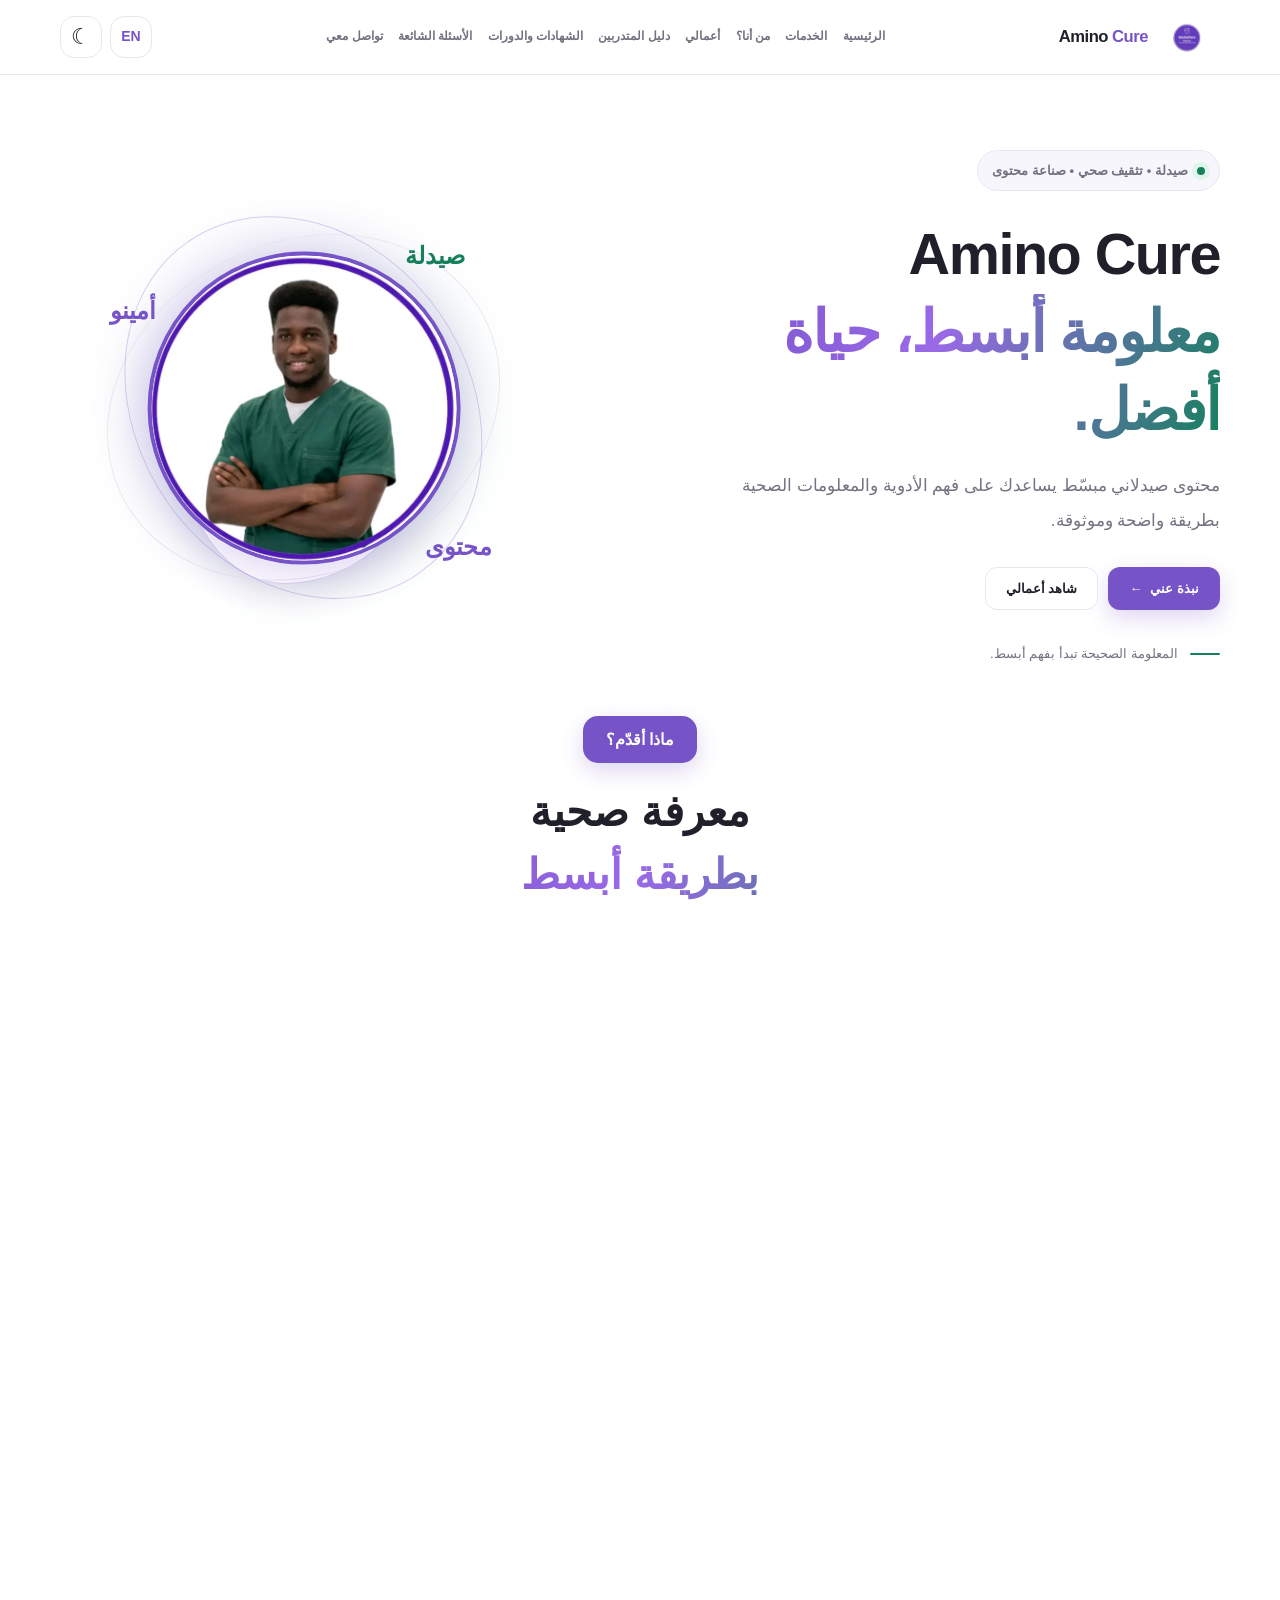
<file: index.html>
<!DOCTYPE html>
<html lang="ar" dir="rtl">
<head>
  <meta charset="UTF-8">
  <meta name="viewport" content="width=device-width, initial-scale=1.0">

  <meta name="theme-color" content="#7654c8">
  <meta name="description" content="Amino Cure | أمين تاج الدين عثمان. محتوى صيدلاني وتثقيف صحي مبسط، ومعلومات دوائية وتصميم محتوى طبي.">

  <title>Amino Cure | أمين تاج الدين عثمان</title>

  <link rel="canonical" href="https://aminocure1.github.io/AminoCure/">
  <link rel="icon" type="image/png" href="favicon1.png">
  <link rel="apple-touch-icon" href="favicon1.png">

  <!-- Open Graph -->
  <meta property="og:type" content="website">
  <meta property="og:site_name" content="Amino Cure">
  <meta property="og:title" content="Amino Cure | أمين تاج الدين عثمان">
  <meta property="og:description" content="محتوى صيدلاني وتثقيف صحي مبسط وتصميم محتوى طبي.">
  <meta property="og:url" content="https://aminocure1.github.io/AminoCure/">
  <meta property="og:image" content="https://aminocure1.github.io/AminoCure/og-image.png">
<meta property="og:image:width" content="1200">
<meta property="og:image:height" content="630">
<meta name="twitter:card" content="summary_large_image">
<meta name="twitter:image" content="https://aminocure1.github.io/AminoCure/og-image.png">


  <!-- تحميل مسبق لصورة البروفايل حتى تظهر مباشرة -->
  <link rel="preload" as="image" href="profile.webp" type="image/webp" fetchpriority="high">
  <script>
    try {
      if (sessionStorage.getItem("ac-splash-seen") === "1") {
        document.documentElement.classList.add("ac-seen");
      }
    } catch (e) {}
  </script>
  <link rel="stylesheet" href="style.css">

  <!-- Font Awesome -->
  <link
    rel="stylesheet"
    href="https://cdnjs.cloudflare.com/ajax/libs/font-awesome/6.7.2/css/all.min.css">

  <!-- Structured Data -->
  <script type="application/ld+json">
  {
    "@context": "https://schema.org",
    "@graph": [
      {
        "@type": "WebSite",
        "@id": "https://aminocure1.github.io/AminoCure/#website",
        "url": "https://aminocure1.github.io/AminoCure/",
        "name": "Amino Cure",
        "alternateName": "Amino Cure | أمين تاج الدين عثمان",
        "description": "محتوى صيدلاني وتثقيف صحي مبسط وتصميم محتوى طبي.",
        "inLanguage": "ar",
        "publisher": {
          "@id": "https://aminocure1.github.io/AminoCure/#person"
        }
      },
      {
        "@type": "Person",
        "@id": "https://aminocure1.github.io/AminoCure/#person",
        "name": "أمين تاج الدين عثمان",
        "alternateName": "Amin Taj Al-Din Othman",
        "url": "https://aminocure1.github.io/AminoCure/",
        "image": "https://aminocure1.github.io/AminoCure/profile.png",
        "description": "مهتم بمجال الصيدلة وصناعة المحتوى الصيدلاني والتثقيف الصحي وتصميم المحتوى الطبي.",
        "brand": {
          "@type": "Brand",
          "name": "Amino Cure"
        },
        "sameAs": [
          "https://www.linkedin.com/in/ameentageldin",
          "https://www.instagram.com/amin.8os/",
          "https://www.facebook.com/profile.php?id=61567925348751",
          "https://t.me/Amlodipeine"
        ]
      }
    ]
  }
  </script>
</head>

<body>
  <!-- شاشة البداية (Splash) -->
  <div class="ac-splash" id="acSplash" aria-hidden="true">
    <div class="ac-orb ac-o1"></div>
    <div class="ac-orb ac-o2"></div>

    <div class="ac-sp-in">
      <div class="ac-sp-logo">
        <picture>
          <source srcset="logo.png" type="png">
          <img src="logo.png" alt="">
        </picture>
      </div>

      <div class="ac-sp-name" id="acSpName"></div>
      <p class="ac-sp-tag" id="acSpTag"></p>

      <div class="ac-bar"><i></i></div>
    </div>
  </div>

    <script>
    (function () {
      var root = document.documentElement;
      var splash = document.getElementById("acSplash");
      if (!splash) return;

      // ظهر من قبل في هذه الجلسة: احذفه فورًا ولا تعرضه
      if (root.classList.contains("ac-seen")) {
        splash.remove();
        return;
      }

      // سجّل أنه ظهر، حتى لا يتكرر عند الرجوع من الصفحات الأخرى
      try { sessionStorage.setItem("ac-splash-seen", "1"); } catch (e) {}

      root.classList.add("ac-lock");

      var lang = "ar";
      try {
        var saved = localStorage.getItem("amino-cure-language");
        if (saved === "en" || saved === "ar") lang = saved;
      } catch (e) {}

      var name = document.getElementById("acSpName");
      var tag = document.getElementById("acSpTag");

      ["Amino", "Cure"].forEach(function (word, i) {
        var span = document.createElement("span");
        span.className = "ac-w";
        span.style.setProperty("--i", i);
        span.textContent = word;
        name.appendChild(span);
        if (i === 0) name.appendChild(document.createTextNode(" "));
      });

      tag.textContent = lang === "ar"
        ? "معلومة أبسط، حياة أفضل."
        : "Simpler Knowledge, Better Health.";

      function unlock() {
        root.classList.remove("ac-lock");
      }

      setTimeout(function () {
        splash.classList.add("out");
        setTimeout(function () {
          splash.remove();
          unlock();
        }, 900);
      }, 3000);

      // احتياط: فك القفل حتى لو حدث خطأ
      setTimeout(unlock, 4500);
    })();
  </script>
  <!-- شريط التنقل -->
  <header class="header" id="top">

    <a href="#home" class="logo">
      <picture>
        <source srcset="logo.webp" type="image/webp">
        <img src="logo.png" alt="Amino Cure" class="logo-image" width="76" height="76" decoding="async">
      </picture>
      <span>Amino <b>Cure</b></span>
    </a>
<nav class="nav" id="nav">
  <a href="#home">الرئيسية</a>
  <a href="#services">الخدمات</a>
  <a href="#about">من أنا؟</a>
  <a href="#work">أعمالي</a>

  <a
    href="https://aminocure1.github.io/AminoCure-Trainee-Guide/"
    target="_blank"
    rel="noopener noreferrer">
    دليل المتدربين
  </a>

  <a href="#certificates">الشهادات والدورات</a>
  <a href="#faq">الأسئلة الشائعة</a>
  <a href="#contact">تواصل معي</a>
</nav>

    <div class="header-actions">

      <button
        class="language-toggle"
        id="languageToggle"
        type="button"
        aria-label="Switch language"
        title="Switch language">
        EN
      </button>

      <button
        class="theme-toggle"
        id="themeToggle"
        type="button"
        aria-label="تبديل الوضع اللوني"
        title="تبديل الوضع اللوني">☾</button>

      <button
        class="menu-toggle"
        id="menuToggle"
        type="button"
        aria-label="فتح القائمة"
        aria-expanded="false">☰</button>

    </div>
  </header>

  <main>

    <!-- الواجهة الرئيسية -->
    <section class="hero section" id="home">

      <div class="hero-content">

        <span class="eyebrow">
          <span class="status-dot"></span>
          صيدلة • تثقيف صحي • صناعة محتوى
        </span>

        <h1>
          Amino Cure
          <span class="gradient-text">معلومة أبسط، حياة أفضل.</span>
        </h1>

        <p class="hero-description">
          محتوى صيدلاني مبسّط يساعدك على فهم الأدوية
          والمعلومات الصحية بطريقة واضحة وموثوقة.
        </p>

        <div class="hero-actions">

          <a href="#about" class="btn btn-primary">
            نبذة عني <span>←</span>
          </a>

          <a href="#work" class="btn btn-secondary">
            شاهد أعمالي
          </a>

        </div>

        <div class="hero-note">
          <span class="note-line"></span>
          <span>المعلومة الصحيحة تبدأ بفهم أبسط.</span>
        </div>

      </div>

      <!-- الصورة والعناصر البصرية -->
      <div class="hero-visual">

        <picture>
          <source srcset="profile.webp" type="image/webp">
          <img
            src="profile.png"
            alt="صورة صاحب Amino Cure"
            class="profile-image"
            width="640"
            height="640"
            loading="eager"
            fetchpriority="high"
            decoding="async">
        </picture>

        <div class="visual-orbit orbit-one"></div>
        <div class="visual-orbit orbit-two"></div>
        <div class="visual-glow"></div>

        <div class="hero-symbol">
          <span class="symbol-plus">+</span>
          <span class="symbol-name">Amino</span>
          <span class="symbol-name symbol-cure">Cure</span>
          <span class="symbol-caption">HEALTH • KNOWLEDGE</span>
        </div>

        <span class="float-item float-one">صيدلة</span>
        <span class="float-item float-two">محتوى</span>
        <span class="float-item float-three">أمينو</span>

      </div>

    </section>

    <!-- الخدمات -->
    <section class="section content-section reveal" id="services">

      <div class="section-heading reveal">
        <span class="section-tag">ماذا أقدّم؟</span>

        <h2>
          معرفة صحية
          <span class="gradient-text">بطريقة أبسط</span>
        </h2>

        <p>
          محتوى واضح وتصميم منظم يساعد على إيصال المعلومة بصورة أفضل.
        </p>
      </div>

      <div class="services-grid">

        <article class="service-card reveal">
          <div class="card-icon icon-purple">✳</div>
          <span class="card-number">01</span>
          <h3>المحتوى الصيدلاني</h3>
          <p>
            تبسيط المعلومات المتعلقة بالأدوية والمفاهيم الصيدلانية
            بلغة سهلة وواضحة.
          </p>
          <span class="card-arrow">←</span>
        </article>

        <article class="service-card reveal">
          <div class="card-icon icon-green">＋</div>
          <span class="card-number">02</span>
          <h3>التثقيف الصحي</h3>
          <p>
            إعداد محتوى توعوي يساعد الناس على فهم المعلومات الصحية
            بصورة أفضل.
          </p>
          <span class="card-arrow">←</span>
        </article>

        <article class="service-card reveal">
          <div class="card-icon icon-mixed">✦</div>
          <span class="card-number">03</span>
          <h3>تصميم المحتوى الطبي</h3>
          <p>
            تنسيق المعلومات الصحية في تصاميم بصرية مرتبة
            وسهلة القراءة.
          </p>
          <span class="card-arrow">←</span>
        </article>

      </div>
    </section>

    <!-- من أنا -->
    <section class="section content-section reveal" id="about">

  <div class="section-heading">
    <span class="section-tag">من أنا؟</span>
  </div>

  <div class="about-content reveal">

    <div class="about-card-icon" aria-hidden="true">
      💊
    </div>

    <span class="about-card-label">تعريف بسيط عني</span>

    <h3 class="about-card-title">
      أهلًا بيك في عالمي!
    </h3>

    <div class="about-text">
      <p>
        أنا أمين تاج الدين عثمان، مهتم بمجال الصيدلة وصناعة
        المحتوى الصحي، وأسعى من خلال Amino Cure إلى تقديم
        المعلومات الطبية والصيدلانية بطريقة بسيطة وواضحة
        وقريبة من الناس.
      </p>

      <p>
        أؤمن أن المعلومة الصحية الصحيحة، لما تصل بصورة سهلة،
        بتساعد الناس على فهم صحتهم والتعامل مع أدويتهم بوعي أكبر.
      </p>
    </div>

    <div class="about-tags">
      <span>💊 الصيدلة</span>
      <span>✦ التثقيف الصحي</span>
      <span>✎ المحتوى الطبي</span>
    </div>

  </div>
</section>

    <!-- الأعمال -->
    
  <!-- الأعمال والمشاريع -->
<section class="section content-section reveal" id="work">

  <div class="section-heading reveal">
    <span class="section-tag">أعمالي ومشاريعي</span>

    <h2>
      أفكار تتحول إلى
      <span class="gradient-text">مشاريع مفيدة</span>
    </h2>

    <p>
      اكتشف مشاريعي الرقمية في مجال الصيدلة والتثقيف الصحي.
    </p>
  </div>

  <div class="projects-cta reveal">

    <div class="projects-cta-icon" aria-hidden="true">
      <i class="fa-solid fa-layer-group"></i>
    </div>

    <h3>من الفكرة إلى التطبيق</h3>

    <p>
      تعرّف على المشاريع التي أعمل عليها،
      واكتشف أهدافها ومميزاتها.
    </p>

    <a href="projects.html" class="projects-cta-button">
      <span>استكشف مشاريعي</span>
      <i class="fa-solid fa-arrow-left" aria-hidden="true"></i>
    </a>

  </div>

</section>
    

    <!-- الشهادات والدورات -->
    <section class="section content-section reveal" id="certificates">

      <div class="section-heading reveal">
        <span class="section-tag">شهاداتي</span>
        <h2>رحلتي في التعلّم <span class="gradient-text">والتطوير</span></h2>
        <p>شهاداتي ودوراتي التعليمية مع روابط التحقق المتاحة.</p>
      </div>

      <div class="certificates-container">

        <!-- الشهادة الأولى -->
        <div class="certificates-grid certificates-featured-grid">

          <article class="certificate-card">

            <a
              href="certificate12.png"
              target="_blank"
              rel="noopener noreferrer"
              aria-label="عرض شهادة Data Sciences in Pharma">
              <picture>
                <source srcset="certificate12.webp" type="image/webp">
                <img
                  src="certificate12.png"
                  alt="Data Sciences in Pharma - Patient Centered Outcomes Research"
                  class="certificate-image"
                  width="900"
                  height="685"
                  loading="eager"
                  decoding="async">
              </picture>
            </a>

            <div class="certificate-content">
              <h3>Data Sciences in Pharma - Patient Centered Outcomes Research</h3>

              <a
                href="https://www.coursera.org/account/accomplishments/verify/IADYWMI2KABT"
                target="_blank"
                rel="noopener noreferrer"
                class="certificate-button">
                🔗 التحقق من الشهادة
              </a>
            </div>

          </article>

        </div>

        <!-- زر جميع الشهادات -->
        <div style="text-align: center; margin: 30px 0;">
          <a
            href="./certificates.html"
            style="
              display: inline-block;
              padding: 14px 26px;
              background: #7654c8;
              color: #ffffff;
              text-decoration: none;
              border-radius: 10px;
              font-size: 16px;
              font-weight: bold;
              cursor: pointer;
            ">
            عرض جميع الشهادات ←
          </a>
        </div>

      </div>
    </section>

    <!-- الأسئلة الشائعة -->
    <section class="section content-section reveal" id="faq">

      <div class="section-heading reveal">
        <span class="section-tag">أسئلة شائعة</span>

        <h2>
          عندك سؤال؟
          <span class="gradient-text">الإجابة هنا</span>
        </h2>

        <p>
          إجابات مختصرة عن المحتوى والخدمات وطرق التعاون.
        </p>
      </div>

      <div class="faq">

        <details class="reveal">
          <summary>
            ما نوع المحتوى الذي تقدّمه؟
            <span class="faq-icon">＋</span>
          </summary>
          <p>
            أقدّم محتوى صيدلانيًا وتثقيفًا صحيًا مبسّطًا،
            إضافة إلى تصميم منشورات وصور تساعد على توصيل المعلومة بوضوح.
          </p>
        </details>

        <details class="reveal">
          <summary>
            هل المحتوى بديل عن استشارة الطبيب أو الصيدلي؟
            <span class="faq-icon">＋</span>
          </summary>
          <p>
            لا، المحتوى للتثقيف العام فقط، ولا يغني عن استشارة الطبيب
            أو الصيدلي، خاصة عند اختيار دواء أو تعديل جرعته.
          </p>
        </details>

        <details class="reveal">
          <summary>
            كيف أطلب خدمة أو تعاونًا؟
            <span class="faq-icon">＋</span>
          </summary>
          <p>
            يمكنك التواصل معي عبر وسائل التواصل الموجودة في قسم
            «تواصل معي»، مع توضيح نوع الخدمة أو فكرة التعاون.
          </p>
        </details>

        <details class="reveal">
          <summary>
            هل يمكن تصميم محتوى حسب الطلب؟
            <span class="faq-icon">＋</span>
          </summary>
          <p>
            نعم، يمكن مناقشة فكرة المحتوى والهدف منه وتحديد
            التفاصيل المناسبة قبل بدء العمل.
          </p>
        </details>

        <details class="reveal">
          <summary>
            كم تستغرق مدة التنفيذ؟
            <span class="faq-icon">＋</span>
          </summary>
          <p>
            تختلف المدة حسب نوع العمل وحجمه، ويتم الاتفاق على
            موعد التسليم بعد تحديد التفاصيل.
          </p>
        </details>

      </div>
    </section>
<!-- قسم متابعة Amino Cure -->
<section class="follow-section" id="follow-me">

  <div class="follow-card">

    <img
      src="profile22.webp"
      alt="أمين - Amino Cure"
      class="follow-profile"
      loading="lazy"
    >

    <span class="follow-tag">AMINO CURE</span>

    <h2>تابع محتواي الصيدلاني</h2>

    <p class="follow-description">
      أشارككم معلومات دوائية مبسطة، وتوعية صحية،
      ومحتوى صيدلاني يساعد على فهم المعلومة الطبية بوضوح.
    </p>

    <div class="follow-buttons">

      <a
        href="https://www.facebook.com/profile.php?id=61567925348751"
        class="follow-btn facebook-btn"
        target="_blank"
        rel="noopener noreferrer"
      >
        تابعني على فيسبوك
      </a>

      <a
        href="https://www.instagram.com/amin.8os?obrf=c2JuZXp1NDNrZmI2"
        class="follow-btn instagram-btn"
        target="_blank"
        rel="noopener noreferrer"
      >
        تابعني على إنستغرام
      </a>

    </div>

  </div>

</section>
    <!-- التواصل -->
    <section class="section content-section reveal" id="contact">

      <div class="contact-panel reveal">

        <div class="contact-decoration"></div>

        <span class="section-tag">التواصل</span>

        <h2>
          عندك فكرة؟
          <span class="gradient-text">خلينا نبدأ</span>
        </h2>

        <p>
          للتواصل والاستفسارات والتعاون في مشاريع
          المحتوى الصيدلاني والصحي.
        </p>

        <!-- أيقونات التواصل الاجتماعي -->
        <div class="social-links">

          <a
            href="mailto:Ameentageldin56@gmail.com"
            class="social-link"
            aria-label="البريد الإلكتروني"
            title="البريد الإلكتروني">
            <i class="fa-regular fa-envelope"></i>
          </a>

          <a
            href="https://t.me/Amlodipeine"
            class="social-link"
            aria-label="تلغرام"
            title="تلغرام"
            target="_blank"
            rel="noopener noreferrer">
            <i class="fa-brands fa-telegram"></i>
          </a>

          <a
            href="https://www.linkedin.com/in/ameentageldin?utm_source=share_via&utm_content=profile&utm_medium=member_android"
            class="social-link"
            aria-label="لينكدإن"
            title="لينكدإن"
            target="_blank"
            rel="noopener noreferrer">
            <i class="fa-brands fa-linkedin-in"></i>
          </a>

          <a
            href="https://www.instagram.com/amin.8os/"
            class="social-link"
            aria-label="إنستغرام"
            title="إنستغرام"
            target="_blank"
            rel="noopener noreferrer">
            <i class="fa-brands fa-instagram"></i>
          </a>

          <a
            href="https://www.facebook.com/profile.php?id=61567925348751"
            class="social-link"
            aria-label="فيسبوك"
            title="فيسبوك"
            target="_blank"
            rel="noopener noreferrer">
            <i class="fa-brands fa-facebook-f"></i>
          </a>

          <a
            href="https://wa.me/201130389749"
            class="social-link"
            aria-label="واتساب"
            title="واتساب"
            target="_blank"
            rel="noopener noreferrer">
            <i class="fa-brands fa-whatsapp"></i>
          </a>

        </div>

      </div>
    </section>

  </main>

  <!-- التنويه الطبي -->
  <section class="medical-disclaimer" aria-label="التنويه الطبي">
    <span class="disclaimer-icon" aria-hidden="true">ⓘ</span>
    <p>
      <strong>تنويه طبي:</strong>
      المحتوى للتثقيف الصحي فقط، ولا يُغني عن استشارة الطبيب أو الصيدلي،
      ولا يُعدّ بديلًا عن التشخيص أو العلاج.
    </p>
  </section>

  <!-- تذييل الموقع -->
  <footer class="footer">

    <a href="#top" class="logo">
      <picture>
        <source srcset="logo.webp" type="image/webp">
        <img src="logo.png" alt="Amino Cure" class="logo-image" width="76" height="76" decoding="async">
      </picture>
      <span>Amino <b>Cure</b></span>
    </a>

    <p>معلومة أبسط، حياة أفضل.</p>

    <p class="copyright">
      © <span id="year">2026</span> Amino Cure
    </p>

  </footer>

  <!-- زر الرجوع للأعلى -->
  <button
    class="back-to-top"
    id="backToTop"
    type="button"
    aria-label="الرجوع إلى أعلى الصفحة"
    title="الرجوع للأعلى">
    ↑
  </button>

  <script src="script.js"></script>

  <!-- توسيط بطاقة الشهادة في الصفحة الرئيسية فقط -->
  <style>
    #certificates .certificates-featured-grid {
      display: grid;
      grid-template-columns: minmax(0, 650px);
      justify-content: center;
      width: 100%;
      margin-inline: auto;
    }

    #certificates .certificates-featured-grid .certificate-card {
      width: 100%;
      min-width: 0;
    }

    @media (max-width: 600px) {
      #certificates .certificates-featured-grid {
        grid-template-columns: minmax(0, 1fr);
      }
    }
  </style>

</body>
  </html>
</file>
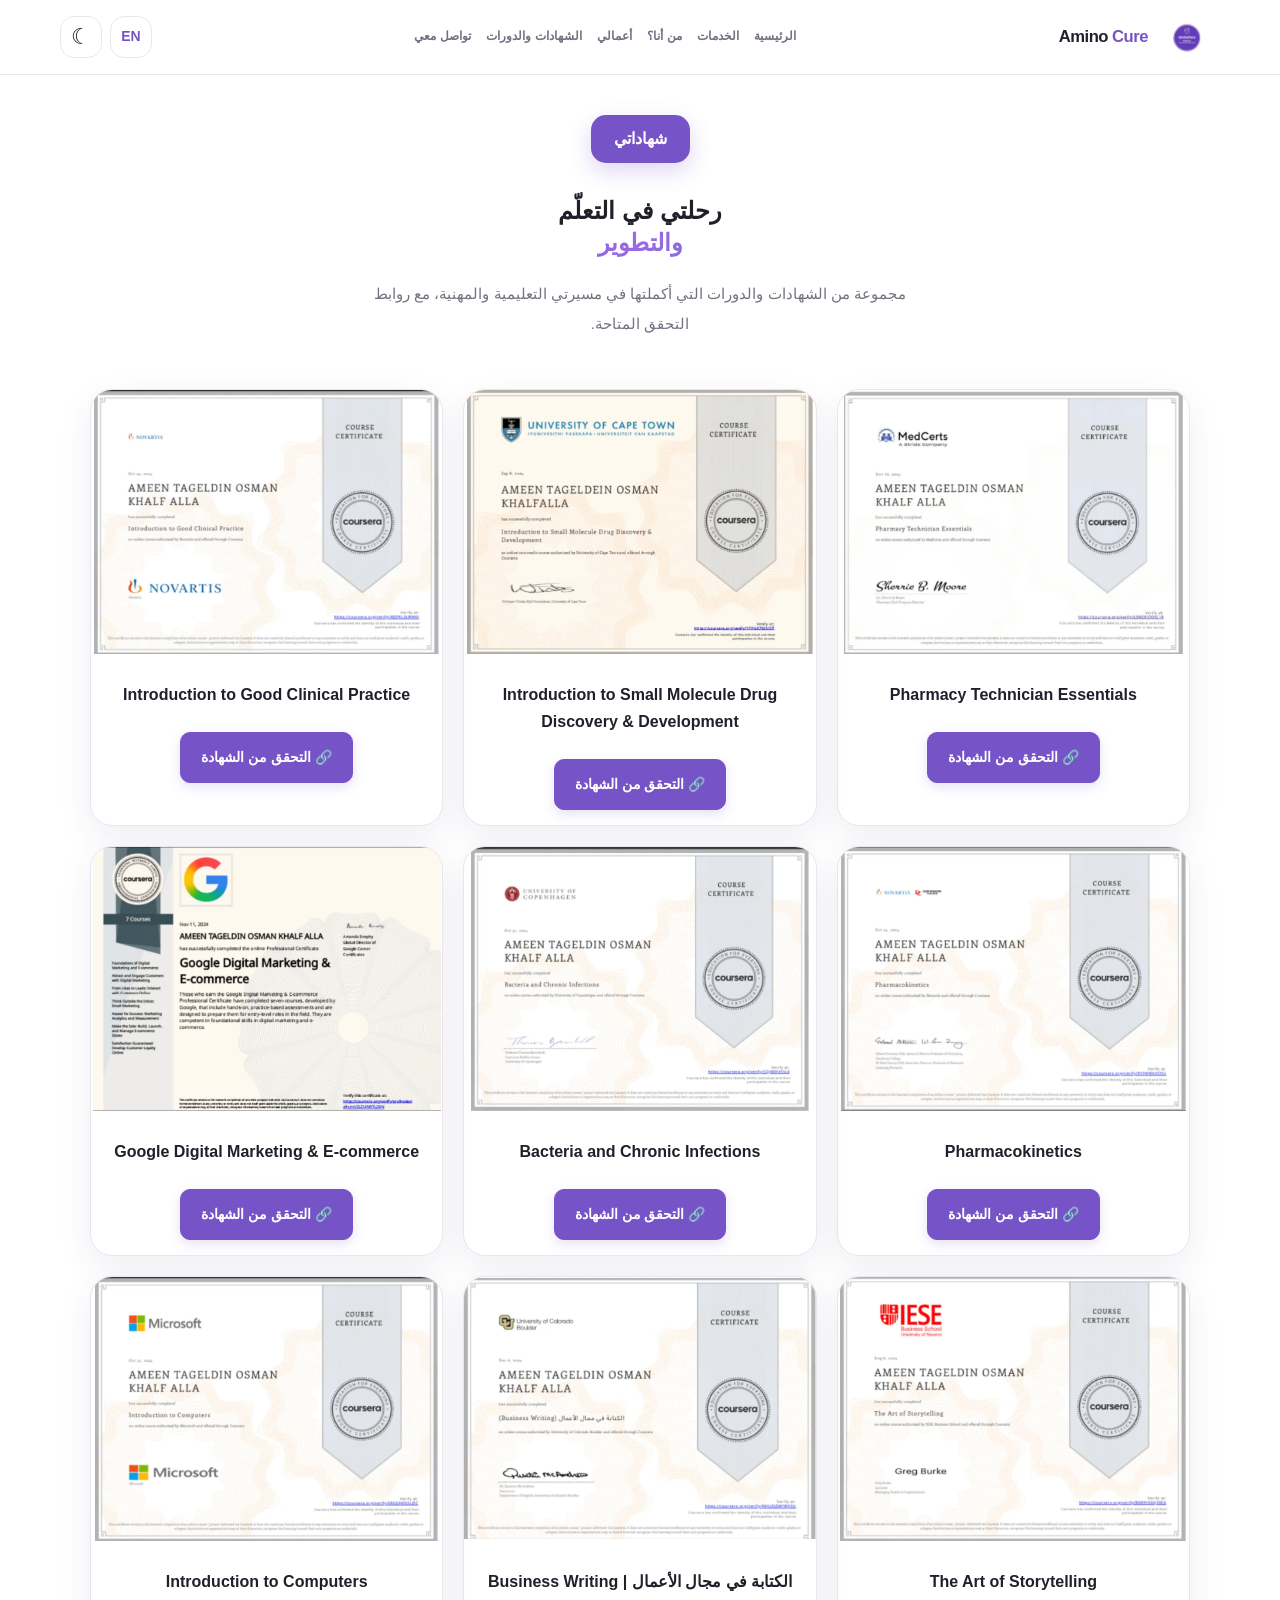
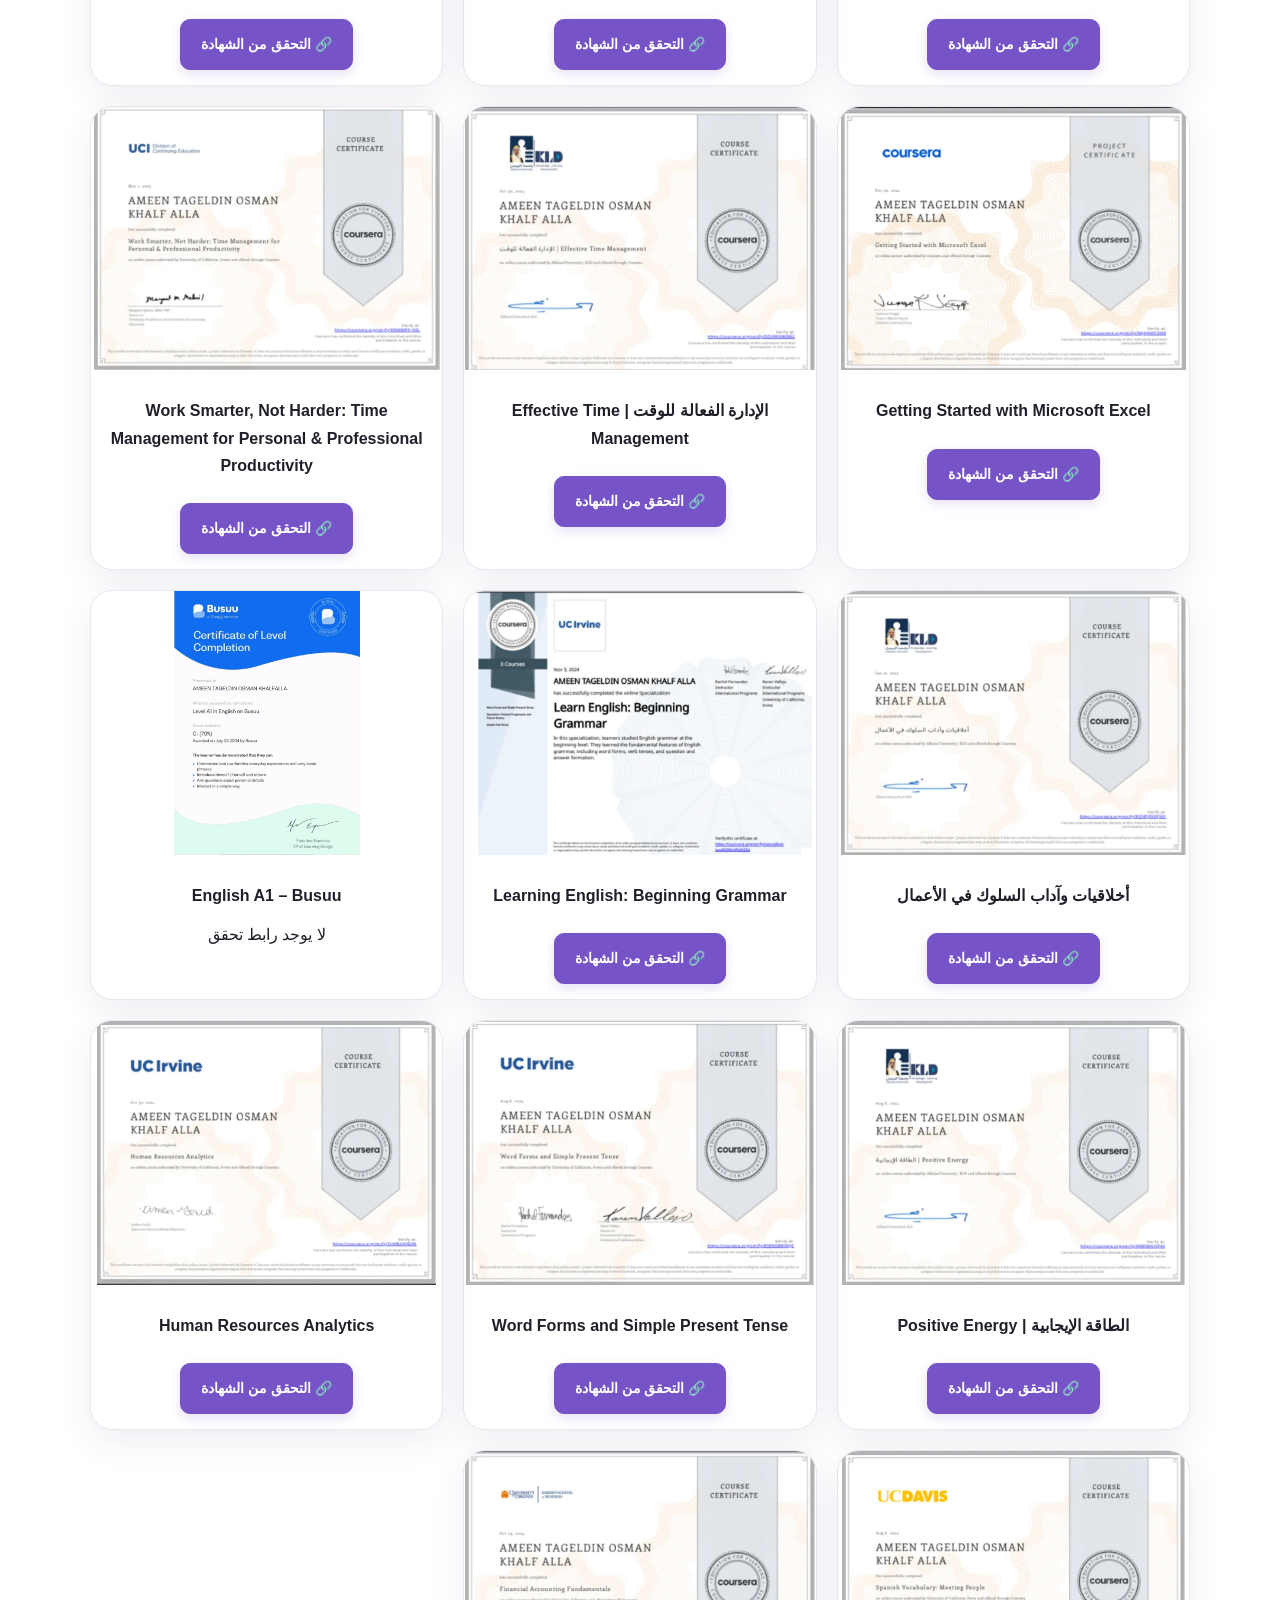
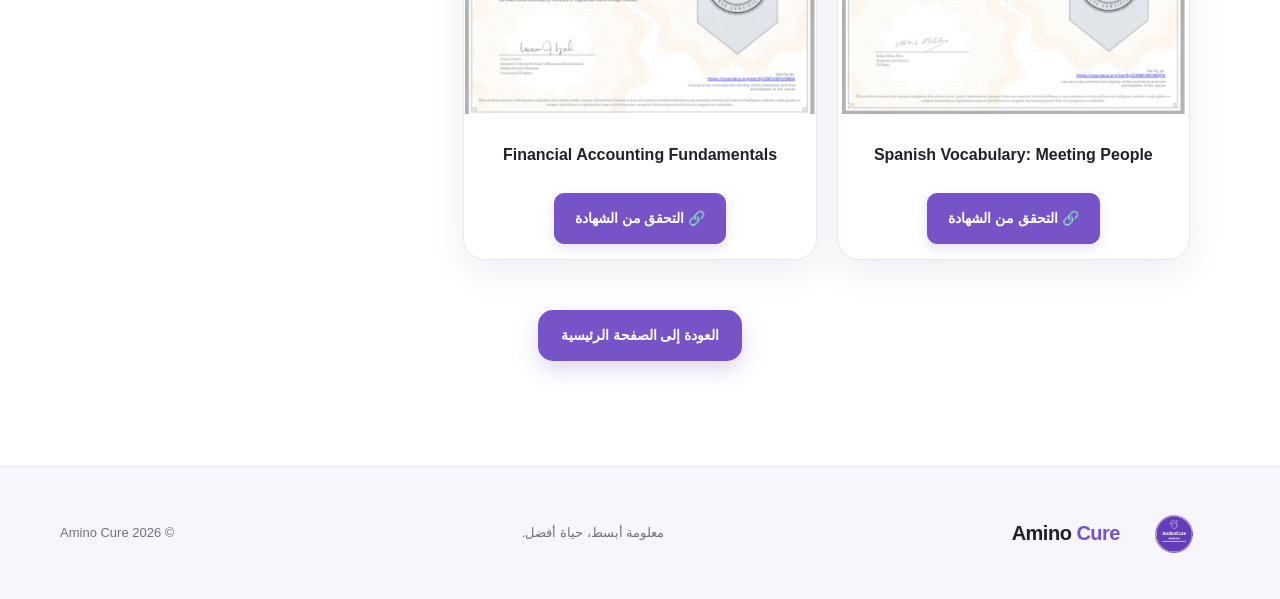
<file: certificates.html>
<!DOCTYPE html>
<html lang="ar" dir="rtl">
<head>
  <meta charset="UTF-8">
  <meta name="viewport" content="width=device-width, initial-scale=1.0">

  <meta name="theme-color" content="#7654c8">
  <meta name="description" content="استعرض شهادات ودورات أمين تاج الدين عثمان في الصيدلة والتثقيف الصحي والتطوير المهني.">

  <title>الشهادات والدورات | Amino Cure</title>

  <link rel="icon" type="image/png" href="favicon1.png">
  <link rel="stylesheet" href="style.css">

  <link
    rel="stylesheet"
    href="https://cdnjs.cloudflare.com/ajax/libs/font-awesome/6.7.2/css/all.min.css">
</head>

<body>

  <!-- رأس الصفحة -->
  <header class="header" id="top">

    <a href="index.html#home" class="logo">
      <picture>
        <source srcset="logo.webp" type="image/webp">
        <img src="logo.png" alt="Amino Cure" class="logo-image" width="76" height="76" decoding="async">
      </picture>
      <span>Amino <b>Cure</b></span>
    </a>

    <nav class="nav" id="nav">
      <a href="index.html#home">الرئيسية</a>
      <a href="index.html#services">الخدمات</a>
      <a href="index.html#about">من أنا؟</a>
      <a href="index.html#work">أعمالي</a>
      <a href="certificates.html">الشهادات والدورات</a>
      <a href="index.html#contact">تواصل معي</a>
    </nav>

    <div class="header-actions">

      <button
        class="language-toggle"
        id="languageToggle"
        type="button"
        aria-label="Switch language"
        title="Switch language">
        EN
      </button>

      <button
        class="theme-toggle"
        id="themeToggle"
        type="button"
        aria-label="تبديل الوضع اللوني"
        title="تبديل الوضع اللوني">
        ☾
      </button>

      <button
        class="menu-toggle"
        id="menuToggle"
        type="button"
        aria-label="فتح القائمة"
        aria-expanded="false">
        ☰
      </button>

    </div>
  </header>


  <main>

    <!-- عنوان الصفحة -->
    <section class="section content-section" id="certificates">

      <div class="section-heading">
        <span class="section-tag">شهاداتي</span>

        <h1>
          رحلتي في التعلّم
          <span class="gradient-text">والتطوير</span>
        </h1>

        <p>
          مجموعة من الشهادات والدورات التي أكملتها في مسيرتي التعليمية
          والمهنية، مع روابط التحقق المتاحة.
        </p>
      </div>


      <!-- جميع الشهادات -->
      <div class="certificates-container">

        <div class="certificates-grid">

          <!-- 1 -->
          <article class="certificate-card">
            <a href="certificate13.png" target="_blank" rel="noopener noreferrer">
              <picture>
                <source srcset="certificate13.webp" type="image/webp">
                <img src="certificate13.png" alt="Pharmacy Technician Essentials" class="certificate-image" width="900" height="685" loading="eager" decoding="async" fetchpriority="high">
              </picture>
            </a>
            <div class="certificate-content">
              <h3>Pharmacy Technician Essentials</h3>
              <a href="https://www.coursera.org/account/accomplishments/verify/L5WZRIQD5C18" target="_blank" rel="noopener noreferrer" class="certificate-button">🔗 التحقق من الشهادة</a>
            </div>
          </article>

          <!-- 2 -->
          <article class="certificate-card">
            <a href="certificate15.png" target="_blank" rel="noopener noreferrer">
              <picture>
                <source srcset="certificate15.webp" type="image/webp">
                <img src="certificate15.png" alt="Introduction to Small Molecule Drug Discovery & Development" class="certificate-image" width="900" height="685" loading="eager" decoding="async" fetchpriority="high">
              </picture>
            </a>
            <div class="certificate-content">
              <h3>Introduction to Small Molecule Drug Discovery &amp; Development</h3>
              <a href="https://www.coursera.org/account/accomplishments/verify/17QG0702SIST" target="_blank" rel="noopener noreferrer" class="certificate-button">🔗 التحقق من الشهادة</a>
            </div>
          </article>

          <!-- 3 -->
          <article class="certificate-card">
            <a href="certificate17.png" target="_blank" rel="noopener noreferrer">
              <picture>
                <source srcset="certificate17.webp" type="image/webp">
                <img src="certificate17.png" alt="Introduction to Good Clinical Practice" class="certificate-image" width="900" height="685" loading="eager" decoding="async" fetchpriority="high">
              </picture>
            </a>
            <div class="certificate-content">
              <h3>Introduction to Good Clinical Practice</h3>
              <a href="https://www.coursera.org/account/accomplishments/verify/40IFKL3LW4HX" target="_blank" rel="noopener noreferrer" class="certificate-button">🔗 التحقق من الشهادة</a>
            </div>
          </article>

          <!-- 4 -->
          <article class="certificate-card">
            <a href="certificate18.png" target="_blank" rel="noopener noreferrer">
              <picture>
                <source srcset="certificate18.webp" type="image/webp">
                <img src="certificate18.png" alt="Pharmacokinetics" class="certificate-image" width="900" height="685" loading="eager" decoding="async" fetchpriority="high">
              </picture>
            </a>
            <div class="certificate-content">
              <h3>Pharmacokinetics</h3>
              <a href="https://www.coursera.org/account/accomplishments/verify/RY74FBVU5YCI" target="_blank" rel="noopener noreferrer" class="certificate-button">🔗 التحقق من الشهادة</a>
            </div>
          </article>

          <!-- 5 -->
          <article class="certificate-card">
            <a href="certificate16.png" target="_blank" rel="noopener noreferrer">
              <picture>
                <source srcset="certificate16.webp" type="image/webp">
                <img src="certificate16.png" alt="Bacteria and Chronic Infections" class="certificate-image" width="900" height="685" loading="eager" decoding="async">
              </picture>
            </a>
            <div class="certificate-content">
              <h3>Bacteria and Chronic Infections</h3>
              <a href="https://www.coursera.org/account/accomplishments/verify/CQJ80IF415L4" target="_blank" rel="noopener noreferrer" class="certificate-button">🔗 التحقق من الشهادة</a>
            </div>
          </article>

          <!-- 6 -->
          <article class="certificate-card">
            <a href="certificate14.png" target="_blank" rel="noopener noreferrer">
              <picture>
                <source srcset="certificate14.webp" type="image/webp">
                <img src="certificate14.png" alt="Google Digital Marketing & E-commerce" class="certificate-image" width="900" height="685" loading="eager" decoding="async">
              </picture>
            </a>
            <div class="certificate-content">
              <h3>Google Digital Marketing &amp; E-commerce</h3>
              <a href="https://www.coursera.org/account/accomplishments/specialization/2LZI4N9TL2BN" target="_blank" rel="noopener noreferrer" class="certificate-button">🔗 التحقق من الشهادة</a>
            </div>
          </article>

          <!-- 7 -->
          <article class="certificate-card">
            <a href="certificate1.png" target="_blank" rel="noopener noreferrer">
              <picture>
                <source srcset="certificate1.webp" type="image/webp">
                <img src="certificate1.png" alt="The Art of Storytelling" class="certificate-image" width="900" height="685" loading="eager" decoding="async">
              </picture>
            </a>
            <div class="certificate-content">
              <h3>The Art of Storytelling</h3>
              <a href="https://www.coursera.org/account/accomplishments/verify/8GR9Y2GQV0C6" target="_blank" rel="noopener noreferrer" class="certificate-button">🔗 التحقق من الشهادة</a>
            </div>
          </article>

          <!-- 8 -->
          <article class="certificate-card">
            <a href="certificate7.png" target="_blank" rel="noopener noreferrer">
              <picture>
                <source srcset="certificate7.webp" type="image/webp">
                <img src="certificate7.png" alt="Business Writing" class="certificate-image" width="900" height="685" loading="eager" decoding="async">
              </picture>
            </a>
            <div class="certificate-content">
              <h3>الكتابة في مجال الأعمال | Business Writing</h3>
              <a href="https://www.coursera.org/account/accomplishments/verify/NHU3SZMYWV5U" target="_blank" rel="noopener noreferrer" class="certificate-button">🔗 التحقق من الشهادة</a>
            </div>
          </article>

          <!-- 9 -->
          <article class="certificate-card">
            <a href="certificate5.png" target="_blank" rel="noopener noreferrer">
              <picture>
                <source srcset="certificate5.webp" type="image/webp">
                <img src="certificate5.png" alt="Introduction to Computers" class="certificate-image" width="900" height="685" loading="eager" decoding="async">
              </picture>
            </a>
            <div class="certificate-content">
              <h3>Introduction to Computers</h3>
              <a href="https://www.coursera.org/account/accomplishments/verify/XRGGHVD2LZIC" target="_blank" rel="noopener noreferrer" class="certificate-button">🔗 التحقق من الشهادة</a>
            </div>
          </article>

          <!-- 10 -->
          <article class="certificate-card">
            <a href="certificate8.png" target="_blank" rel="noopener noreferrer">
              <picture>
                <source srcset="certificate8.webp" type="image/webp">
                <img src="certificate8.png" alt="Getting Started with Microsoft Excel" class="certificate-image" width="900" height="685" loading="eager" decoding="async">
              </picture>
            </a>
            <div class="certificate-content">
              <h3>Getting Started with Microsoft Excel</h3>
              <a href="https://www.coursera.org/account/accomplishments/verify/N6JA4NAPZA58" target="_blank" rel="noopener noreferrer" class="certificate-button">🔗 التحقق من الشهادة</a>
            </div>
          </article>

          <!-- 11 -->
          <article class="certificate-card">
            <a href="certificate4.png" target="_blank" rel="noopener noreferrer">
              <picture>
                <source srcset="certificate4.webp" type="image/webp">
                <img src="certificate4.png" alt="Effective Time Management" class="certificate-image" width="900" height="685" loading="eager" decoding="async">
              </picture>
            </a>
            <div class="certificate-content">
              <h3>الإدارة الفعالة للوقت | Effective Time Management</h3>
              <a href="https://www.coursera.org/account/accomplishments/verify/DZU9RG9BZ8E2" target="_blank" rel="noopener noreferrer" class="certificate-button">🔗 التحقق من الشهادة</a>
            </div>
          </article>

          <!-- 12 -->
          <article class="certificate-card">
            <a href="certificate10.png" target="_blank" rel="noopener noreferrer">
              <picture>
                <source srcset="certificate10.webp" type="image/webp">
                <img src="certificate10.png" alt="Work Smarter, Not Harder" class="certificate-image" width="900" height="685" loading="eager" decoding="async">
              </picture>
            </a>
            <div class="certificate-content">
              <h3>Work Smarter, Not Harder: Time Management for Personal &amp; Professional Productivity</h3>
              <a href="https://www.coursera.org/account/accomplishments/verify/BR60B0FK1N3L" target="_blank" rel="noopener noreferrer" class="certificate-button">🔗 التحقق من الشهادة</a>
            </div>
          </article>

          <!-- 13 -->
          <article class="certificate-card">
            <a href="certificate9.png" target="_blank" rel="noopener noreferrer">
              <picture>
                <source srcset="certificate9.webp" type="image/webp">
                <img src="certificate9.png" alt="Business Ethics" class="certificate-image" width="900" height="685" loading="eager" decoding="async">
              </picture>
            </a>
            <div class="certificate-content">
              <h3>أخلاقيات وآداب السلوك في الأعمال</h3>
              <a href="https://www.coursera.org/account/accomplishments/verify/R374QPK0QSSF" target="_blank" rel="noopener noreferrer" class="certificate-button">🔗 التحقق من الشهادة</a>
            </div>
          </article>

          <!-- 14 -->
          <article class="certificate-card">
            <a href="certificate6.png" target="_blank" rel="noopener noreferrer">
              <picture>
                <source srcset="certificate6.webp" type="image/webp">
                <img src="certificate6.png" alt="Learning English: Beginning Grammar" class="certificate-image" width="900" height="685" loading="eager" decoding="async">
              </picture>
            </a>
            <div class="certificate-content">
              <h3>Learning English: Beginning Grammar</h3>
              <a href="https://www.coursera.org/account/accomplishments/specialization/8DRAHINIK33A" target="_blank" rel="noopener noreferrer" class="certificate-button">🔗 التحقق من الشهادة</a>
            </div>
          </article>

          <!-- 15 -->
          <article class="certificate-card">
            <a href="certificate11.png" target="_blank" rel="noopener noreferrer">
              <picture>
                <source srcset="certificate11.webp" type="image/webp">
                <img src="certificate11.png" alt="English A1 - Busuu" class="certificate-image" width="900" height="685" loading="eager" decoding="async">
              </picture>
            </a>
            <div class="certificate-content">
              <h3>English A1 – Busuu</h3>
              <span class="certificate-no-link">لا يوجد رابط تحقق</span>
            </div>
          </article>

          <!-- 16 -->
          <article class="certificate-card">
            <a href="certificate3.png" target="_blank" rel="noopener noreferrer">
              <picture>
                <source srcset="certificate3.webp" type="image/webp">
                <img src="certificate3.png" alt="Positive Energy" class="certificate-image" width="900" height="685" loading="eager" decoding="async">
              </picture>
            </a>
            <div class="certificate-content">
              <h3>الطاقة الإيجابية | Positive Energy</h3>
              <a href="https://www.coursera.org/account/accomplishments/verify/X0M58HI2VF4V" target="_blank" rel="noopener noreferrer" class="certificate-button">🔗 التحقق من الشهادة</a>
            </div>
          </article>

          <!-- 17 -->
          <article class="certificate-card">
            <a href="certificate2.png" target="_blank" rel="noopener noreferrer">
              <picture>
                <source srcset="certificate2.webp" type="image/webp">
                <img src="certificate2.png" alt="Word Forms and Simple Present Tense" class="certificate-image" width="900" height="685" loading="eager" decoding="async">
              </picture>
            </a>
            <div class="certificate-content">
              <h3>Word Forms and Simple Present Tense</h3>
              <a href="https://www.coursera.org/account/accomplishments/verify/BSDND8WSNJJE" target="_blank" rel="noopener noreferrer" class="certificate-button">🔗 التحقق من الشهادة</a>
            </div>
          </article>

          <!-- 18 -->
          <article class="certificate-card">
            <a href="certificate19.png" target="_blank" rel="noopener noreferrer">
              <picture>
                <source srcset="certificate19.webp" type="image/webp">
                <img src="certificate19.png" alt="Human Resources Analytics" class="certificate-image" width="900" height="685" loading="eager" decoding="async">
              </picture>
            </a>
            <div class="certificate-content">
              <h3>Human Resources Analytics</h3>
              <a href="https://www.coursera.org/account/accomplishments/verify/SLV0BA2H62XK" target="_blank" rel="noopener noreferrer" class="certificate-button">🔗 التحقق من الشهادة</a>
            </div>
          </article>

          <!-- 19 -->
          <article class="certificate-card">
            <a href="certificate20.png" target="_blank" rel="noopener noreferrer">
              <picture>
                <source srcset="certificate20.webp" type="image/webp">
                <img src="certificate20.png" alt="Spanish Vocabulary: Meeting People" class="certificate-image" width="900" height="685" loading="eager" decoding="async">
              </picture>
            </a>
            <div class="certificate-content">
              <h3>Spanish Vocabulary: Meeting People</h3>
              <a href="https://www.coursera.org/account/accomplishments/verify/O398F3WOWQP6" target="_blank" rel="noopener noreferrer" class="certificate-button">🔗 التحقق من الشهادة</a>
            </div>
          </article>

          <!-- 20 -->
          <article class="certificate-card">
            <a href="certificate21.png" target="_blank" rel="noopener noreferrer">
              <picture>
                <source srcset="certificate21.webp" type="image/webp">
                <img src="certificate21.png" alt="Financial Accounting Fundamentals" class="certificate-image" width="900" height="685" loading="eager" decoding="async">
              </picture>
            </a>
            <div class="certificate-content">
              <h3>Financial Accounting Fundamentals</h3>
              <a href="https://www.coursera.org/account/accomplishments/verify/ZM7L0EYU58H4" target="_blank" rel="noopener noreferrer" class="certificate-button">🔗 التحقق من الشهادة</a>
            </div>
          </article>

        </div>
      </div>

      <div class="section-heading" style="margin-top: 55px; padding-top: 10px;">
  <a href="index.html#certificates" class="btn btn-primary">
    العودة إلى الصفحة الرئيسية
  </a>
</div>

    </section>

  </main>


  <!-- تذييل الصفحة -->
  <footer class="footer">

    <a href="index.html#home" class="logo">
      <picture>
        <source srcset="logo.webp" type="image/webp">
        <img src="logo.png" alt="Amino Cure" class="logo-image" width="76" height="76" decoding="async">
      </picture>
      <span>Amino <b>Cure</b></span>
    </a>

    <p>معلومة أبسط، حياة أفضل.</p>

    <p class="copyright">
      © <span id="year">2026</span> Amino Cure
    </p>

  </footer>

  <button
    class="back-to-top"
    id="backToTop"
    type="button"
    aria-label="الرجوع إلى أعلى الصفحة"
    title="الرجوع للأعلى">
    ↑
  </button>

  <script src="script.js"></script>

</body>
                  </html>
</file>
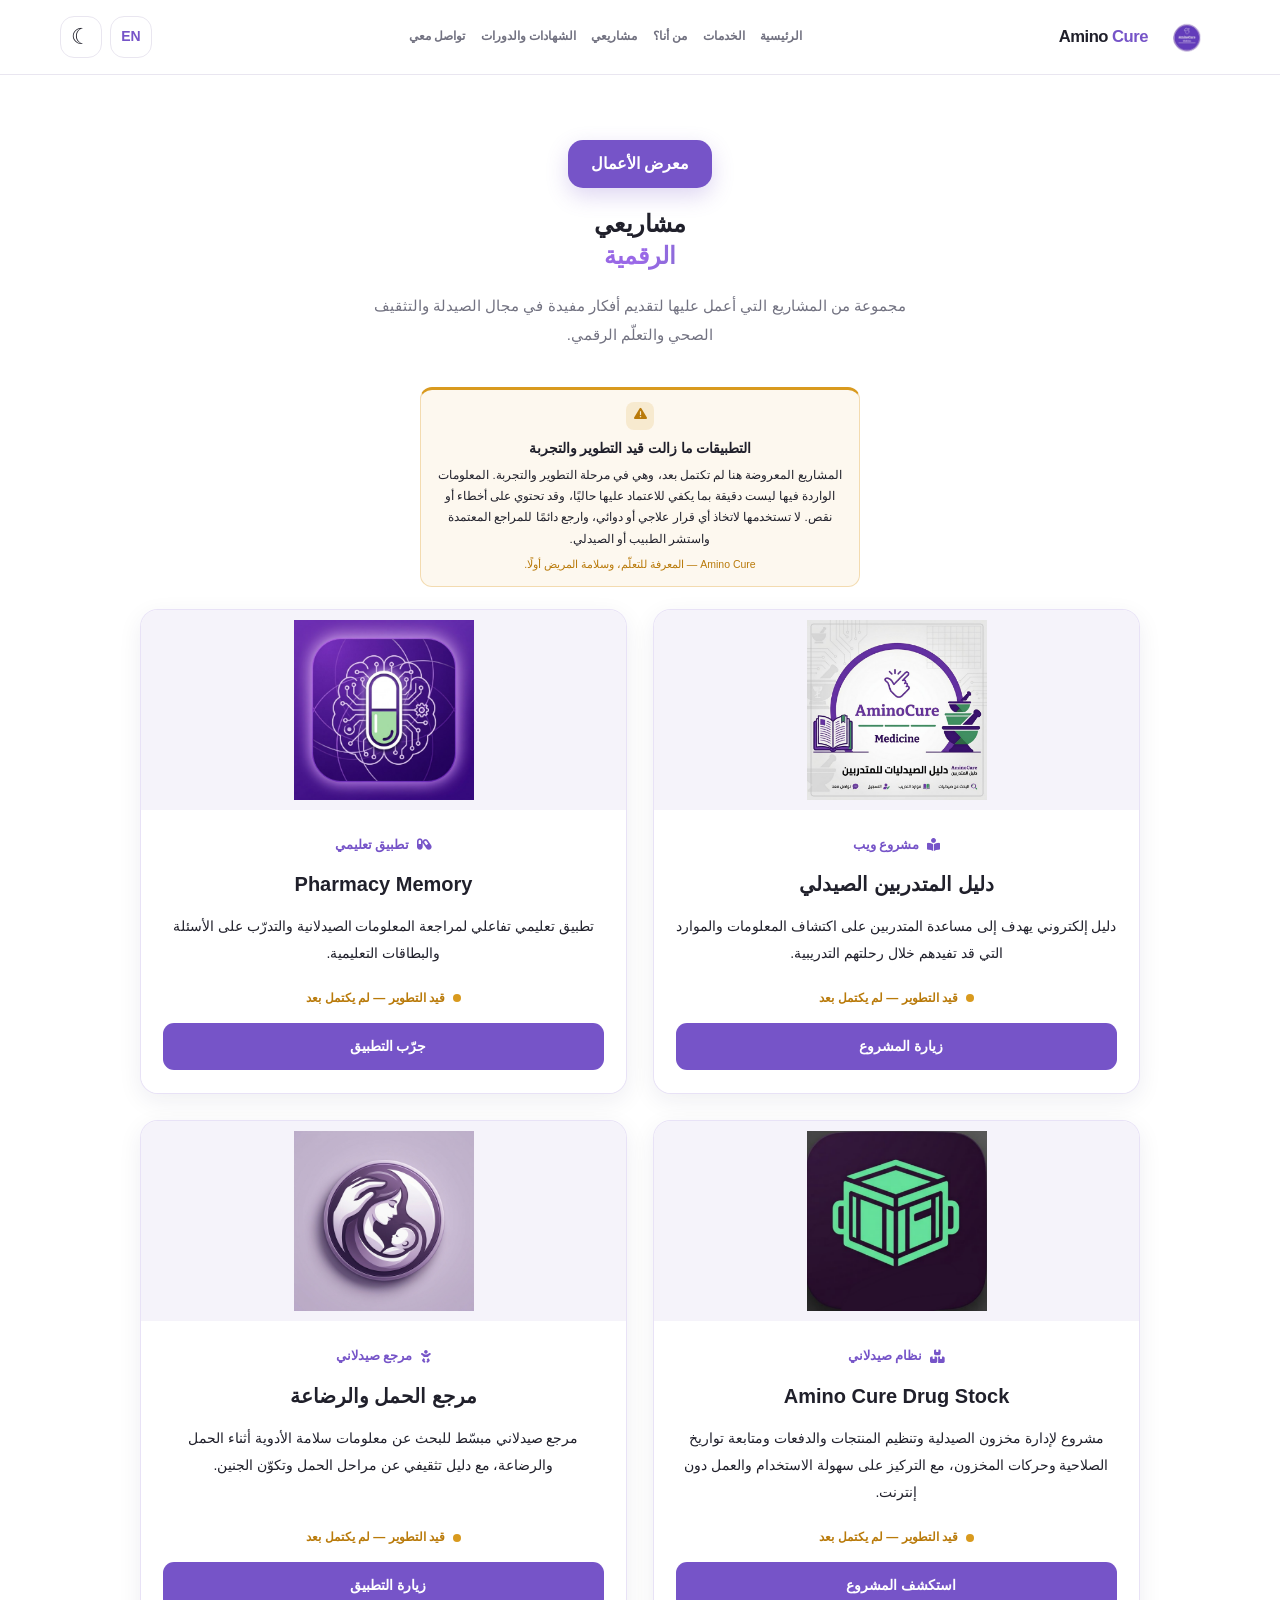
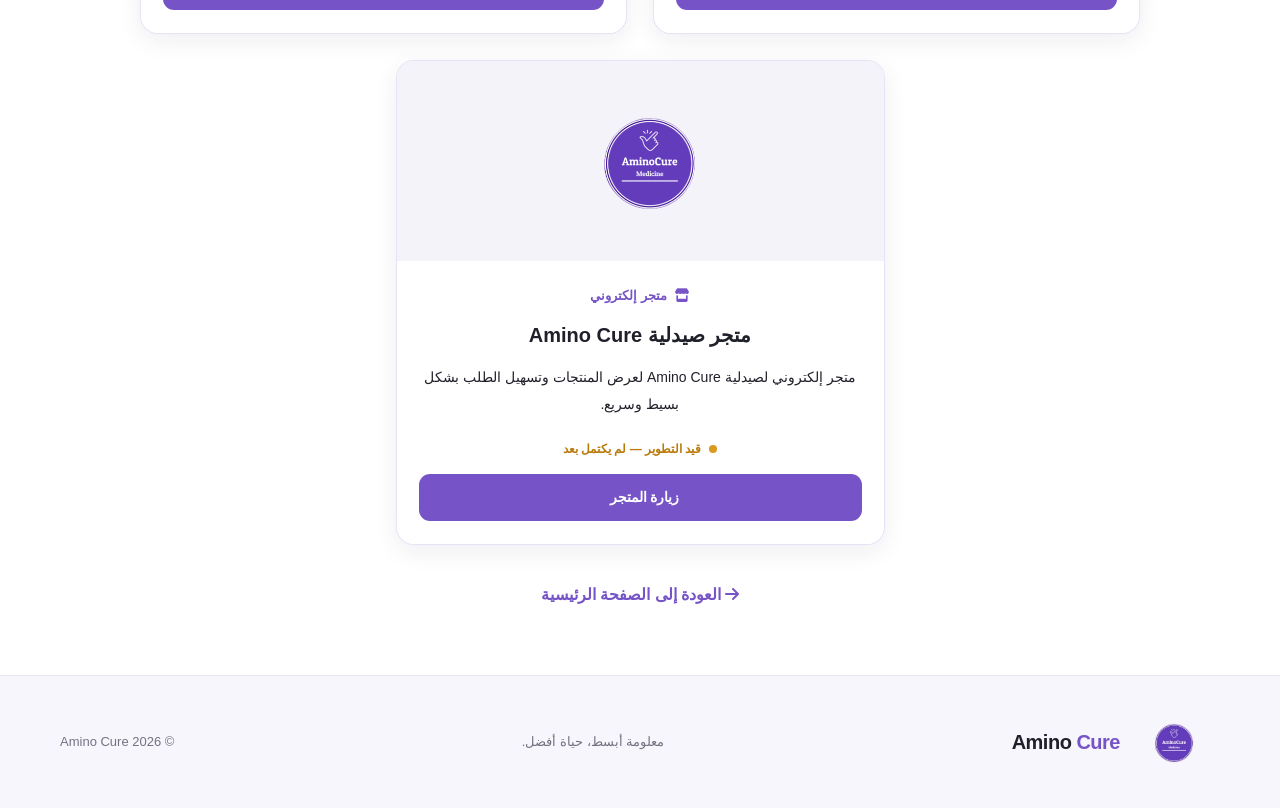
<file: projects.html>
<!DOCTYPE html>
<html lang="ar" dir="rtl">

<head>
  <meta charset="UTF-8">
  <meta name="viewport" content="width=device-width, initial-scale=1.0">
  <meta name="theme-color" content="#7654c8">

  <meta
    name="description"
    content="اكتشف مشاريع أمين تاج الدين عثمان في الصيدلة والتثقيف الصحي والتطبيقات التعليمية.">

  <title>مشاريعي | Amino Cure</title>

  <link rel="icon" type="image/png" href="favicon1.png">
  <link rel="stylesheet" href="style.css">
  <link
    rel="stylesheet"
    href="https://cdnjs.cloudflare.com/ajax/libs/font-awesome/6.7.2/css/all.min.css">

  <style>
    /* =====================================
       صفحة المشاريع
    ===================================== */

    .projects-page-intro {
      max-width: 720px;
      margin: 0 auto 38px;
      text-align: center;
    }

    .projects-page-intro p {
      line-height: 1.9;
    }

    /* شبكة البطاقات */

    .projects-page-grid {
      box-sizing: border-box;
      display: grid;
      grid-template-columns: repeat(2, minmax(0, 1fr));
      gap: 26px;
      align-items: stretch;

      width: 100%;
      max-width: 1000px;
      margin: 0 auto;
    }

    /* البطاقة */

    .projects-page-card {
      box-sizing: border-box;
      min-width: 0;
      height: 100%;
      overflow: hidden;

      display: flex;
      flex-direction: column;

      color: #20202b;
      background: var(--card-bg, #ffffff);
      border: 1px solid rgba(118, 84, 200, 0.17);
      border-radius: 18px;
      box-shadow: 0 7px 24px rgba(35, 24, 70, 0.07);

      transition:
        transform 0.25s ease,
        box-shadow 0.25s ease;
    }

    .projects-page-card:hover {
      transform: translateY(-4px);
      box-shadow: 0 13px 30px rgba(35, 24, 70, 0.12);
    }

    /* الصور: نفس المساحة لكل المشاريع */

    .projects-page-card > img.projects-page-image,
    .projects-page-card > .projects-page-image {
      box-sizing: border-box;
      width: 100%;
      height: 200px;
      min-height: 200px;
      max-height: 200px;
      flex-shrink: 0;

      display: flex;
      align-items: center;
      justify-content: center;

      margin: 0;
      padding: 10px;
      overflow: hidden;

      background: #f5f3fa;
    }

    .projects-page-card > img.projects-page-image {
      display: block;
      object-fit: contain;
      object-position: center;
    }

    .projects-page-card .projects-page-image img {
      display: block;
      width: 100%;
      height: 100%;
      object-fit: contain;
      object-position: center;
    }

    /* محتوى البطاقة */

    .projects-page-content {
      box-sizing: border-box;
      flex: 1;

      display: flex;
      flex-direction: column;
      align-items: center;

      padding: 23px 22px;
      text-align: center;
      color: #20202b;
      background: var(--card-bg, #ffffff);
    }

    .projects-page-category {
      display: inline-flex;
      align-items: center;
      justify-content: center;
      gap: 8px;

      margin-bottom: 12px;

      color: #7654c8;
      font-size: 13px;
      font-weight: 700;
    }

    .projects-page-content h3 {
      width: 100%;
      margin: 0 0 12px;

      font-size: 20px;
      line-height: 1.65;
      text-align: center;
      overflow-wrap: anywhere;
    }

    .projects-page-content p {
      width: 100%;
      margin: 0 0 20px;

      font-size: 14px;
      line-height: 1.95;
      text-align: center;
      overflow-wrap: anywhere;
    }

    /* الحالة */

    .projects-page-status {
      display: inline-flex;
      align-items: center;
      justify-content: center;
      flex-wrap: wrap;
      gap: 8px;

      margin-top: auto;
      margin-bottom: 14px;

      color: #16805c;
      font-size: 12px;
      font-weight: 600;
      line-height: 1.8;
      text-align: center;
    }

    .projects-page-status-dot {
      width: 8px;
      height: 8px;
      flex: 0 0 8px;

      border-radius: 50%;
      background: #16805c;
    }

    /* زر المشروع */

    .projects-page-button {
      box-sizing: border-box;
      width: 100%;
      min-height: 46px;
      margin-top: 0;
      padding: 11px 15px;

      display: flex;
      align-items: center;
      justify-content: center;
      gap: 9px;

      border-radius: 11px;
      background: #7654c8;
      color: #ffffff;
      text-align: center;
      text-decoration: none;
      font-size: 14px;
      font-weight: 700;

      transition: background 0.2s ease;
    }

    .projects-page-button:hover {
      background: #5d3db0;
    }

    /* العودة للرئيسية */

    .projects-page-back {
      max-width: 1000px;
      margin: 36px auto 0;
      text-align: center;
    }

    .projects-page-back a {
      color: #7654c8;
      font-weight: 700;
      text-decoration: none;
    }

    /* =====================================
       الوضع الداكن
    ===================================== */

    html[data-theme="dark"] .projects-page-card,
    body.dark .projects-page-card {
      color: #f3efff;
      background: #201b32;
      border-color: rgba(160, 132, 230, 0.25);
      box-shadow: 0 7px 24px rgba(0, 0, 0, 0.16);
    }

    html[data-theme="dark"] .projects-page-content,
    body.dark .projects-page-content {
      color: #f3efff;
      background: #201b32;
    }

    html[data-theme="dark"] .projects-page-content h3,
    body.dark .projects-page-content h3 {
      color: #f3efff;
    }

    html[data-theme="dark"] .projects-page-content p,
    body.dark .projects-page-content p {
      color: #d0cbdc;
    }

    html[data-theme="dark"] .projects-page-card .projects-page-image,
    body.dark .projects-page-card .projects-page-image {
      background: #292238;
    }

    html[data-theme="dark"] .projects-page-button,
    body.dark .projects-page-button {
      color: #ffffff;
    }

    /* =====================================
       الأجهزة المتوسطة
    ===================================== */

    @media (min-width: 651px) and (max-width: 900px) {
      .projects-page-grid {
        gap: 20px;
      }

      .projects-page-content {
        padding: 20px 16px;
      }

      .projects-page-content h3 {
        font-size: 18px;
      }

      .projects-page-content p {
        font-size: 13px;
      }
    }

    /* =====================================
       الموبايل
    ===================================== */

    @media (max-width: 650px) {
      .projects-page-intro {
        margin-bottom: 28px;
      }

      .projects-page-grid {
        grid-template-columns: minmax(0, 1fr);
        gap: 20px;
        max-width: 420px;
      }

      .projects-page-card > img.projects-page-image,
      .projects-page-card > .projects-page-image {
        height: 185px;
        min-height: 185px;
        max-height: 185px;
      }

      .projects-page-content {
        padding: 19px 18px;
      }

      .projects-page-content h3 {
        font-size: 19px;
      }

      .projects-page-content p {
        font-size: 13px;
      }

      .projects-page-back {
        margin-top: 30px;
      }
    }

    /* تقليل الحركة عند الحاجة */

    @media (prefers-reduced-motion: reduce) {
      .projects-page-card,
      .projects-page-button {
        transition: none;
      }

      .projects-page-card:hover {
        transform: none;
      }
    }
  </style>
</head>

<body>

  <!-- رأس الصفحة -->

  <header class="header" id="top">

    <a href="index.html#home" class="logo">
      <picture>
        <source srcset="logo.webp" type="image/webp">
        <img
          src="logo.png"
          alt="Amino Cure"
          class="logo-image"
          width="76"
          height="76">
      </picture>

      <span>Amino <b>Cure</b></span>
    </a>

    <nav class="nav" id="nav">
      <a href="index.html#home">الرئيسية</a>
      <a href="index.html#services">الخدمات</a>
      <a href="index.html#about">من أنا؟</a>
      <a href="projects.html" aria-current="page">مشاريعي</a>
      <a href="index.html#certificates">الشهادات والدورات</a>
      <a href="index.html#contact">تواصل معي</a>
    </nav>

    <div class="header-actions">

      <button
        class="language-toggle"
        id="languageToggle"
        type="button"
        aria-label="Switch language"
        title="Switch language">
        EN
      </button>

      <button
        class="theme-toggle"
        id="themeToggle"
        type="button"
        aria-label="تبديل الوضع اللوني"
        title="تبديل الوضع اللوني">
        ☾
      </button>

      <button
        class="menu-toggle"
        id="menuToggle"
        type="button"
        aria-label="فتح القائمة"
        aria-expanded="false">
        ☰
      </button>

    </div>

  </header>

  <main>

    <section class="section content-section">

      <div class="section-heading projects-page-intro">

        <span class="section-tag">معرض الأعمال</span>

        <h1>
          مشاريعي
          <span class="gradient-text">الرقمية</span>
        </h1>

        <p>
          مجموعة من المشاريع التي أعمل عليها لتقديم أفكار مفيدة
          في مجال الصيدلة والتثقيف الصحي والتعلّم الرقمي.
        </p>

      </div>
<!-- تنويه: التطبيقات قيد التطوير -->
<aside class="projects-disclaimer projects-page-disclaimer" aria-label="تنويه حول التطبيقات">
  <div class="projects-disclaimer-icon" aria-hidden="true">
    <i class="fa-solid fa-triangle-exclamation"></i>
  </div>

  <div class="projects-disclaimer-content">
    <h3>التطبيقات ما زالت قيد التطوير والتجربة</h3>

    <p>
      المشاريع المعروضة هنا لم تكتمل بعد، وهي في مرحلة التطوير والتجربة.
      المعلومات الواردة فيها ليست دقيقة بما يكفي للاعتماد عليها حاليًا،
      وقد تحتوي على أخطاء أو نقص. لا تستخدمها لاتخاذ أي قرار علاجي
      أو دوائي، وارجع دائمًا للمراجع المعتمدة واستشر الطبيب أو الصيدلي.
    </p>

    <span class="projects-disclaimer-note">
      Amino Cure — المعرفة للتعلّم، وسلامة المريض أولًا.
    </span>
  </div>
</aside>
      <!-- شبكة المشاريع: البطاقات الثلاث داخل الشبكة نفسها -->

      
      <!-- شبكة المشاريع -->

      <div class="projects-page-grid">

        <!-- المشروع الأول: دليل المتدربين -->

        <article class="projects-page-card">

          <img
            src="about.png"
            alt="معاينة دليل المتدربين الصيدلي"
            class="projects-page-image"
            width="800"
            height="500"
            loading="lazy">

          <div class="projects-page-content">

            <span class="projects-page-category">
              <i class="fa-solid fa-book-open-reader" aria-hidden="true"></i>
              مشروع ويب
            </span>

            <h3>دليل المتدربين الصيدلي</h3>

            <p>
              دليل إلكتروني يهدف إلى مساعدة المتدربين على اكتشاف
              المعلومات والموارد التي قد تفيدهم خلال رحلتهم التدريبية.
            </p>

            <span class="projects-page-status is-dev">
  <span class="projects-page-status-dot"></span>
  قيد التطوير — لم يكتمل بعد
</span>

            <a
              href="https://aminocure1.github.io/AminoCure-Trainee-Guide/"
              class="projects-page-button"
              target="_blank"
              rel="noopener noreferrer">
              <span>زيارة المشروع</span>
              <i class="fa-solid fa-arrow-up-left-from-circle" aria-hidden="true"></i>
            </a>

          </div>
        </article>

        <!-- المشروع الثاني: Pharmacy Memory -->

        <article class="projects-page-card">

          <img
            src="pharmacy-memory.png"
            alt="معاينة تطبيق Pharmacy Memory"
            class="projects-page-image"
            width="800"
            height="500"
            loading="lazy">

          <div class="projects-page-content">

            <span class="projects-page-category">
              <i class="fa-solid fa-capsules" aria-hidden="true"></i>
              تطبيق تعليمي
            </span>

            <h3>Pharmacy Memory</h3>

            <p>
              تطبيق تعليمي تفاعلي لمراجعة المعلومات الصيدلانية
              والتدرّب على الأسئلة والبطاقات التعليمية.
            </p>

            <span class="projects-page-status is-dev">
  <span class="projects-page-status-dot"></span>
  قيد التطوير — لم يكتمل بعد
</span>

            <a
              href="https://aminocure1.github.io/pharmacy-memory-Amino-cure-/"
              class="projects-page-button"
              target="_blank"
              rel="noopener noreferrer">
              <span>جرّب التطبيق</span>
              <i class="fa-solid fa-arrow-up-left-from-circle" aria-hidden="true"></i>
            </a>

          </div>
        </article>

        <!-- المشروع الثالث: Amino Cure Drug Stock -->

        <article class="projects-page-card">

          <div class="projects-page-image">
            <img
              src="drug-stock1.png"
              alt="معاينة Amino Cure Drug Stock"
              width="800"
              height="450"
              loading="lazy">
          </div>

          <div class="projects-page-content">

            <span class="projects-page-category">
              <i class="fa-solid fa-boxes-stacked" aria-hidden="true"></i>
              نظام صيدلاني
            </span>

            <h3>Amino Cure Drug Stock</h3>

            <p>
              مشروع لإدارة مخزون الصيدلية وتنظيم المنتجات والدفعات
              ومتابعة تواريخ الصلاحية وحركات المخزون، مع التركيز
              على سهولة الاستخدام والعمل دون إنترنت.
            </p>

            <span class="projects-page-status is-dev">
  <span class="projects-page-status-dot"></span>
  قيد التطوير — لم يكتمل بعد
</span>

            <a
              href="https://aminocure1.github.io/AminoCure-Drug-Stock/"
              class="projects-page-button"
              target="_blank"
              rel="noopener noreferrer">
              <span>استكشف المشروع</span>
              <i class="fa-solid fa-arrow-up-left-from-circle" aria-hidden="true"></i>
            </a>

          </div>
        </article>

        <!-- المشروع الرابع: مرجع الحمل والرضاعة -->

        <article class="projects-page-card">

          <div class="projects-page-image">
            <img
              src="pregnancy.png"
              alt="معاينة مرجع الحمل والرضاعة من Amino Cure"
              width="800"
              height="450"
              loading="lazy">
          </div>

          <div class="projects-page-content">

            <span class="projects-page-category">
              <i class="fa-solid fa-baby" aria-hidden="true"></i>
              مرجع صيدلاني
            </span>

            <h3>مرجع الحمل والرضاعة</h3>

            <p>
              مرجع صيدلاني مبسّط للبحث عن معلومات سلامة الأدوية
              أثناء الحمل والرضاعة، مع دليل تثقيفي عن مراحل الحمل
              وتكوّن الجنين.
            </p>

            <span class="projects-page-status is-dev">
  <span class="projects-page-status-dot"></span>
  قيد التطوير — لم يكتمل بعد
</span>

            <a
              href="https://aminocure1.github.io/Pregnancy-Feeding-Amino-Cure/"
              class="projects-page-button"
              target="_blank"
              rel="noopener noreferrer">
              <span>زيارة التطبيق</span>
              <i class="fa-solid fa-arrow-up-left-from-circle" aria-hidden="true"></i>
            </a>

          </div>
        </article>
        <!-- المشروع الخامس: متجر صيدلية Amino Cure -->

        <article class="projects-page-card">

          <div class="projects-page-image">
            <img
              src="logo.png"
              alt="معاينة المتجر الإلكتروني لصيدلية Amino Cure"
              width="800"
              height="450"
              loading="lazy">
          </div>

          <div class="projects-page-content">

            <span class="projects-page-category">
              <i class="fa-solid fa-store" aria-hidden="true"></i>
              متجر إلكتروني
            </span>

            <h3>متجر صيدلية Amino Cure</h3>

            <p>
              متجر إلكتروني لصيدلية Amino Cure لعرض المنتجات
              وتسهيل الطلب بشكل بسيط وسريع.
            </p>

            <span class="projects-page-status is-dev">
  <span class="projects-page-status-dot"></span>
  قيد التطوير — لم يكتمل بعد
</span>

            <a
              href="https://aminocure1.github.io/Amino-cure-pharmacy-/"
              class="projects-page-button"
              target="_blank"
              rel="noopener noreferrer">
              <span>زيارة المتجر</span>
              <i class="fa-solid fa-arrow-up-left-from-circle" aria-hidden="true"></i>
            </a>

          </div>
        </article>
      </div>

      <!-- العودة للرئيسية -->

      <div class="projects-page-back">
        <a href="index.html#work">
          <i class="fa-solid fa-arrow-right" aria-hidden="true"></i>
          العودة إلى الصفحة الرئيسية
        </a>
      </div>

    </section>

  </main>

  <!-- التذييل -->

  <footer class="footer">

    <a href="index.html#home" class="logo">
      <picture>
        <source srcset="logo.webp" type="image/webp">
        <img
          src="logo.png"
          alt="Amino Cure"
          class="logo-image"
          width="76"
          height="76"
          loading="lazy">
      </picture>

      <span>Amino <b>Cure</b></span>
    </a>

    <p>معلومة أبسط، حياة أفضل.</p>

    <p class="copyright">
      © <span id="year">2026</span> Amino Cure
    </p>

  </footer>

  <button
    class="back-to-top"
    id="backToTop"
    type="button"
    aria-label="الرجوع إلى أعلى الصفحة"
    title="الرجوع للأعلى">
    ↑
  </button>

  <script src="script.js"></script>

</body>
</html>
</file>
<file: style.css>
/* ========================================
   AMINO CURE — DESIGN SYSTEM
   Responsive • RTL • Light & Dark Mode
======================================== */

/* 1. الألوان والإعدادات الأساسية */

:root {
  color-scheme: light;

  --purple: #7654c8;
  --purple-dark: #5d3db0;
  --purple-light: #eee8ff;

  --green: #16805c;
  --green-light: #e0f5eb;

  --bg: #ffffff;
  --bg-soft: #f7f6fc;
  --surface: #ffffff;

  --text: #20202b;
  --text-muted: #727281;

  --border: #e9e6f0;
  --shadow: 0 12px 35px rgba(57, 39, 100, 0.08);
  --shadow-hover: 0 20px 45px rgba(83, 53, 155, 0.15);

  --header-bg: rgba(255, 255, 255, 0.88);

  --radius: 22px;
  --container: 1160px;

  --transition: 250ms ease;
}

/* 2. الوضع الداكن */

body.dark {
  color-scheme: dark;

  --purple: #a88aff;
  --purple-dark: #8b68e8;
  --purple-light: #30254a;

  --green: #55d6a1;
  --green-light: #193b30;

  --bg: #111116;
  --bg-soft: #191920;
  --surface: #202027;

  --text: #f3f1f8;
  --text-muted: #b2afc0;

  --border: #33313e;
  --shadow: 0 12px 35px rgba(0, 0, 0, 0.2);
  --shadow-hover: 0 20px 45px rgba(0, 0, 0, 0.35);

  --header-bg: rgba(17, 17, 22, 0.88);
}

/* 3. إعادة ضبط العناصر */

* {
  box-sizing: border-box;
}

html {
  scroll-behavior: smooth;
  scroll-padding-top: 100px;
}

body {
  margin: 0;
  min-width: 0;
  width: 100%;
  overflow-x: clip;

  font-family: Tahoma, Arial, sans-serif;
  font-size: 16px;
  line-height: 1.8;

  background: var(--bg);
  color: var(--text);

  transition:
    background-color var(--transition),
    color var(--transition);
}

body,
button,
a {
  -webkit-tap-highlight-color: transparent;
}

button,
input,
textarea {
  font: inherit;
}

button,
a {
  touch-action: manipulation;
}

button {
  color: inherit;
}

a {
  color: inherit;
  text-decoration: none;
}

img,
video,
svg {
  display: block;
  max-width: 100%;
}

button:focus-visible,
a:focus-visible {
  outline: 3px solid var(--purple);
  outline-offset: 4px;
}

::selection {
  background: var(--purple);
  color: #ffffff;
}

/* 4. الحاويات العامة */

.section {
  width: min(
    calc(100% - 48px),
    var(--container)
  );

  margin-inline: auto;
}

main {
  width: 100%;
  min-width: 0;
}

h1,
h2,
h3,
p {
  overflow-wrap: anywhere;
}

h1,
h2,
h3 {
  line-height: 1.35;
}

p {
  margin-top: 0;
}

/* 5. شريط التنقل */

.header {
  position: sticky;
  top: 0;
  z-index: 1000;

  display: flex;
  align-items: center;
  justify-content: space-between;
  gap: 24px;

  width: 100%;
  padding: 14px max(24px, calc((100% - 1160px) / 2));

  background: var(--header-bg);
  border-bottom: 1px solid var(--border);

  -webkit-backdrop-filter: blur(16px);
  backdrop-filter: blur(16px);

  transition:
    background-color var(--transition),
    border-color var(--transition);
}

.logo {
  display: inline-flex;
  align-items: center;
  gap: 10px;

  flex-shrink: 0;

  font-size: 20px;
  font-weight: 800;
  letter-spacing: -0.5px;
}

.logo b {
  color: var(--purple);
}

.logo-icon {
  display: grid;
  place-items: center;

  width: 42px;
  height: 42px;

  border-radius: 14px;
  background: var(--purple);
  color: #ffffff;

  font-size: 17px;
  font-weight: 900;

  box-shadow: 0 6px 18px rgba(118, 84, 200, 0.25);
}

.nav {
  display: flex;
  align-items: center;
  justify-content: center;
  gap: clamp(12px, 2vw, 28px);
}

.nav a {
  position: relative;
  padding: 8px 0;

  color: var(--text-muted);
  font-size: 14px;
  font-weight: 700;

  transition: color var(--transition);
}

.nav a::after {
  content: "";
  position: absolute;
  bottom: 0;
  right: 0;

  width: 0;
  height: 2px;
  border-radius: 10px;

  background: var(--purple);

  transition: width var(--transition);
}

.nav a:hover {
  color: var(--purple);
}

.nav a:hover::after {
  width: 100%;
}

.header-actions {
  display: flex;
  align-items: center;
  gap: 10px;
}

.theme-toggle,
.menu-toggle {
  display: grid;
  place-items: center;

  width: 42px;
  height: 42px;
  padding: 0;

  border: 1px solid var(--border);
  border-radius: 14px;

  background: var(--surface);
  color: var(--text);

  cursor: pointer;

  transition:
    transform var(--transition),
    background-color var(--transition),
    border-color var(--transition);
}

.theme-toggle {
  font-size: 22px;
}

.menu-toggle {
  display: none;
  font-size: 22px;
}

.theme-toggle:hover,
.menu-toggle:hover {
  transform: translateY(-2px);
  border-color: var(--purple);
}

/* 6. الواجهة الرئيسية */

.hero {
  position: relative;

  display: grid;
  grid-template-columns: minmax(0, 1.1fr) minmax(0, 0.9fr);
  align-items: center;

  gap: clamp(28px, 6vw, 80px);

  min-height: 610px;
  padding-top: 75px;
  padding-bottom: 85px;
}

.hero-content {
  position: relative;
  z-index: 2;

  min-width: 0;

  animation: hero-enter 800ms ease both;
}

.eyebrow {
  display: inline-flex;
  align-items: center;
  flex-wrap: wrap;
  gap: 9px;

  max-width: 100%;
  padding: 8px 14px;

  border: 1px solid var(--border);
  border-radius: 50px;

  background: var(--bg-soft);
  color: var(--text-muted);

  font-size: 13px;
  font-weight: 700;
}

.status-dot {
  flex: 0 0 auto;

  width: 8px;
  height: 8px;

  border-radius: 50%;
  background: var(--green);

  box-shadow: 0 0 0 5px var(--green-light);
}

.hero h1 {
  margin: 25px 0 18px;

  font-size: clamp(34px, 4.5vw, 58px);
  font-weight: 900;
  letter-spacing: -1.5px;

  line-height: 1.35;
}

.gradient-text {
  display: block;

  max-width: 100%;

  background: linear-gradient(
    110deg,
    var(--purple) 10%,
    #9b69e8 50%,
    var(--green) 100%
  );

  -webkit-background-clip: text;
  background-clip: text;
  color: transparent;
}

.hero-description {
  max-width: 510px;
  margin-bottom: 28px;

  color: var(--text-muted);
  font-size: clamp(15px, 1.5vw, 17px);
  line-height: 2.1;
}

.hero-actions {
  display: flex;
  flex-wrap: wrap;
  align-items: center;
  gap: 12px;
}

.btn {
  display: inline-flex;
  align-items: center;
  justify-content: center;
  gap: 12px;

  min-height: 50px;
  max-width: 100%;
  padding: 12px 22px;

  border: 1px solid transparent;
  border-radius: 15px;

  font-size: 14px;
  font-weight: 800;
  text-align: center;

  cursor: pointer;

  transition:
    transform var(--transition),
    box-shadow var(--transition),
    background-color var(--transition),
    border-color var(--transition);
}

.btn-primary {
  background: var(--purple);
  color: #ffffff;

  box-shadow: 0 8px 22px rgba(118, 84, 200, 0.24);
}

body.dark .btn-primary {
  color: #17111f;
}

.btn-primary:hover {
  transform: translateY(-3px);
  box-shadow: 0 14px 28px rgba(118, 84, 200, 0.3);
}

.btn-secondary {
  border-color: var(--border);
  background: var(--surface);
  color: var(--text);
}

.btn-secondary:hover {
  transform: translateY(-3px);
  border-color: var(--purple);
  color: var(--purple);
}

.hero-note {
  display: flex;
  align-items: center;
  gap: 12px;

  margin-top: 32px;

  color: var(--text-muted);
  font-size: 13px;
}

.note-line {
  width: 30px;
  height: 2px;
  flex: 0 0 auto;

  border-radius: 10px;
  background: var(--green);
}

/* 7. المساحة البصرية المؤقتة */

.hero-visual {
  position: relative;

  display: grid;
  place-items: center;

  width: 100%;
  max-width: 460px;
  aspect-ratio: 1 / 1;

  justify-self: center;
  isolation: isolate;
}

.visual-glow {
  position: absolute;
  z-index: -1;

  width: 75%;
  height: 75%;

  border-radius: 50%;

  background: linear-gradient(
    135deg,
    rgba(118, 84, 200, 0.19),
    rgba(22, 128, 92, 0.15)
  );

  filter: blur(25px);

  animation: glow-breathe 6s ease-in-out infinite alternate;
}

.visual-orbit {
  position: absolute;

  width: 88%;
  height: 88%;

  border: 1px solid var(--border);
  border-radius: 50%;
}

.orbit-one {
  transform: rotate(-25deg) scaleY(0.82);
}

.orbit-two {
  transform: rotate(55deg) scaleY(0.82);
  border-color: rgba(118, 84, 200, 0.28);
}

.hero-symbol {
  display: flex;
  flex-direction: column;
  align-items: center;
  justify-content: center;

  width: min(64%, 245px);
  aspect-ratio: 1 / 1;

  border: 1px solid rgba(118, 84, 200, 0.25);
  border-radius: 34% 66% 58% 42% / 43% 40% 60% 57%;

  background: var(--surface);
  box-shadow: var(--shadow);

  animation: symbol-float 6s ease-in-out infinite;
}

.symbol-plus {
  display: grid;
  place-items: center;

  width: 58px;
  height: 58px;
  margin-bottom: 8px;

  border-radius: 19px;

  background: var(--purple);
  color: #ffffff;

  font-size: 38px;
  font-weight: 900;

  box-shadow: 0 10px 25px rgba(118, 84, 200, 0.25);
}

.symbol-name {
  color: var(--text);
  font-size: clamp(22px, 3vw, 30px);
  font-weight: 900;
  line-height: 1.2;
}

.symbol-cure {
  color: var(--green);
}

.symbol-caption {
  margin-top: 12px;

  color: var(--text-muted);
  font-size: 8px;
  font-weight: 800;
  letter-spacing: 2px;
}

.float-item {
  position: absolute;

  display: grid;
  place-items: center;

  width: 45px;
  height: 45px;

  border: 1px solid var(--border);
  border-radius: 15px;

  background: var(--surface);
  box-shadow: var(--shadow);

  font-size: 24px;
  font-weight: 900;
}

.float-one {
  top: 12%;
  right: 15%;

  color: var(--green);

  animation: float-one 5s ease-in-out infinite;
}

.float-two {
  bottom: 15%;
  right: 9%;

  color: var(--purple);

  animation: float-two 4.5s ease-in-out infinite;
}

.float-three {
  top: 24%;
  left: 8%;

  color: var(--purple);

  animation: float-three 5.5s ease-in-out infinite;
}

/* 8. التذييل */

.footer {
  display: flex;
  flex-wrap: wrap;
  align-items: center;
  justify-content: space-between;
  gap: 16px;

  width: 100%;
  padding: 28px max(24px, calc((100% - 1160px) / 2));

  border-top: 1px solid var(--border);
  background: var(--bg-soft);
}

.footer p {
  margin: 0;
  color: var(--text-muted);
  font-size: 13px;
}

.copyright {
  direction: rtl;
}

/* 9. الحركات */

@keyframes hero-enter {
  from {
    opacity: 0;
    transform: translateY(22px);
  }

  to {
    opacity: 1;
    transform: translateY(0);
  }
}

@keyframes symbol-float {
  0%, 100% {
    transform: translateY(0) rotate(-2deg);
  }

  50% {
    transform: translateY(-10px) rotate(2deg);
  }
}

@keyframes glow-breathe {
  from {
    opacity: 0.65;
    transform: scale(0.94);
  }

  to {
    opacity: 1;
    transform: scale(1.06);
  }
}

@keyframes float-one {
  0%, 100% {
    transform: translateY(0) rotate(0);
  }

  50% {
    transform: translateY(-12px) rotate(10deg);
  }
}

@keyframes float-two {
  0%, 100% {
    transform: translateY(0);
  }

  50% {
    transform: translateY(10px);
  }
}

@keyframes float-three {
  0%, 100% {
    transform: translateY(0) rotate(0);
  }

  50% {
    transform: translateY(-9px) rotate(-12deg);
  }
}

/* 10. الأجهزة المتوسطة */

@media (max-width: 950px) {
  .header {
    gap: 14px;
  }

  .nav {
    gap: 13px;
  }

  .nav a {
    font-size: 12px;
  }

  .logo {
    font-size: 18px;
  }

  .hero {
    gap: 25px;
    min-height: 540px;
  }

  .hero h1 {
    letter-spacing: -0.7px;
  }
}

/* 11. الهواتف والأجهزة الصغيرة */

@media (max-width: 700px) {
  html {
    scroll-padding-top: 85px;
  }

  .section {
    width: calc(100% - 36px);
  }

  .header {
    padding: 12px 18px;
    gap: 10px;
  }

  .logo {
    gap: 8px;
    font-size: 17px;
  }

  .logo-icon {
    width: 38px;
    height: 38px;
    border-radius: 12px;
  }

  .header-actions {
    gap: 8px;
  }

  .theme-toggle,
  .menu-toggle {
    width: 40px;
    height: 40px;
    border-radius: 12px;
  }

  .menu-toggle {
    display: grid;
  }

  .nav {
    position: absolute;
    top: calc(100% + 8px);
    right: 18px;
    left: 18px;

    display: flex;
    flex-direction: column;
    align-items: stretch;
    gap: 4px;

    max-height: calc(100dvh - 100px);
    overflow-y: auto;

    padding: 10px;

    border: 1px solid var(--border);
    border-radius: 18px;

    background: var(--surface);
    box-shadow: var(--shadow);

    visibility: hidden;
    opacity: 0;
    pointer-events: none;

    transform: translateY(-8px);

    transition:
      opacity var(--transition),
      transform var(--transition),
      visibility var(--transition);
  }

  .nav.open {
    visibility: visible;
    opacity: 1;
    pointer-events: auto;
    transform: translateY(0);
  }

  .nav a {
    padding: 11px 14px;
    border-radius: 10px;
    font-size: 14px;
  }

  .nav a:hover {
    background: var(--bg-soft);
  }

  .nav a::after {
    display: none;
  }

  .hero {
    grid-template-columns: minmax(0, 1fr);
    gap: 20px;

    min-height: auto;
    padding-top: 52px;
    padding-bottom: 55px;
  }

  .hero-content {
    text-align: center;
  }

  .eyebrow {
    justify-content: center;
    font-size: 11px;
  }

  .hero h1 {
    margin-top: 22px;
    font-size: clamp(32px, 8vw, 46px);
    letter-spacing: -0.8px;
  }

  .hero-description {
    margin-inline: auto;
    max-width: 500px;
    font-size: 15px;
    line-height: 2;
  }

  .hero-actions {
    justify-content: center;
  }

  .btn {
    min-height: 48px;
    padding: 11px 17px;
  }

  .hero-note {
    justify-content: center;
    flex-wrap: wrap;
    margin-top: 24px;
  }

  .hero-visual {
    width: min(100%, 340px);
    margin-inline: auto;
  }

  .footer {
    flex-direction: column;
    justify-content: center;
    text-align: center;
    padding: 28px 18px;
  }
}

/* 12. الهواتف الضيقة */

@media (max-width: 380px) {
  .section {
    width: calc(100% - 28px);
  }

  .header {
    padding-inline: 14px;
  }

  .logo {
    font-size: 15px;
    gap: 6px;
  }

  .logo-icon {
    width: 34px;
    height: 34px;
  }

  .header-actions {
    gap: 6px;
  }

  .theme-toggle,
  .menu-toggle {
    width: 36px;
    height: 36px;
  }

  .hero {
    padding-top: 38px;
  }

  .hero h1 {
    font-size: 31px;
  }

  .hero-actions {
    flex-direction: column;
    align-items: stretch;
  }

  .hero-actions .btn {
    width: 100%;
  }

  .hero-visual {
    width: min(100%, 290px);
  }

  .float-item {
    width: 38px;
    height: 38px;
  }
}

/* 13. تقليل الحركة لمن يفضّل ذلك */

@media (prefers-reduced-motion: reduce) {
  *,
  *::before,
  *::after {
    scroll-behavior: auto !important;
    animation-duration: 0.01ms !important;
    animation-iteration-count: 1 !important;
    transition-duration: 0.01ms !important;
  }
}

/* ========================================
   CONTENT SECTIONS
======================================== */

.content-section {
  padding-top: 85px;
  padding-bottom: 85px;
}

.section-heading {
  max-width: 700px;
  margin: 0 auto 42px;
  text-align: center;
}

.section-tag {
  display: inline-block;
  padding: 6px 13px;

  border: 1px solid var(--border);
  border-radius: 30px;

  background: var(--bg-soft);
  color: var(--purple);

  font-size: 12px;
  font-weight: 800;
}

.section-heading h2,
.contact-panel h2 {
  margin: 17px 0 13px;
  font-size: clamp(27px, 4vw, 42px);
  font-weight: 900;
  overflow-wrap: anywhere;
}

.section-heading p,
.contact-panel > p {
  max-width: 580px;
  margin: 0 auto;

  color: var(--text-muted);
  font-size: 15px;
  line-height: 2;
}

/* بطاقات الخدمات */

.services-grid {
  display: grid;
  grid-template-columns: repeat(3, minmax(0, 1fr));
  gap: 20px;
}

.service-card {
  position: relative;
  min-width: 0;
  padding: 28px 24px;

  overflow: hidden;

  border: 1px solid var(--border);
  border-radius: var(--radius);

  background: var(--surface);
  box-shadow: var(--shadow);

  transition:
    transform 300ms ease,
    border-color 300ms ease,
    box-shadow 300ms ease,
    background-color 250ms ease;
}

.service-card::before {
  content: "";
  position: absolute;
  top: 0;
  right: 0;

  width: 100%;
  height: 3px;

  background: linear-gradient(
    90deg,
    var(--purple),
    var(--green)
  );

  transform: scaleX(0);
  transform-origin: right;

  transition: transform 300ms ease;
}

.service-card:hover {
  transform: translateY(-8px);
  border-color: var(--purple);
  box-shadow: var(--shadow-hover);
}

.service-card:hover::before {
  transform: scaleX(1);
}

.card-icon {
  display: grid;
  place-items: center;

  width: 54px;
  height: 54px;
  margin-bottom: 24px;

  border-radius: 17px;
  font-size: 27px;
  font-weight: 900;
}

.icon-purple {
  background: var(--purple-light);
  color: var(--purple);
}

.icon-green {
  background: var(--green-light);
  color: var(--green);
}

.icon-mixed {
  background: linear-gradient(
    135deg,
    var(--purple-light),
    var(--green-light)
  );
  color: var(--purple);
}

.card-number {
  position: absolute;
  top: 28px;
  left: 24px;

  color: var(--text-muted);
  opacity: 0.6;

  font-size: 12px;
  font-weight: 800;
  direction: ltr;
}

.service-card h3 {
  margin: 0 0 12px;
  font-size: 19px;
}

.service-card p {
  margin: 0;
  color: var(--text-muted);
  font-size: 14px;
  line-height: 2;
}

.card-arrow {
  display: inline-block;
  margin-top: 22px;

  color: var(--purple);
  font-size: 22px;

  transition: transform 250ms ease;
}

.service-card:hover .card-arrow {
  transform: translateX(-5px);
}

/* مساحة الأعمال */

.work-panel {
  position: relative;
  overflow: hidden;

  min-width: 0;
  padding: clamp(22px, 5vw, 45px);

  border: 1px solid var(--border);
  border-radius: 28px;

  background: var(--bg-soft);
  box-shadow: var(--shadow);
}

.work-decoration {
  position: absolute;
  pointer-events: none;

  width: 240px;
  height: 240px;

  border-radius: 50%;
  filter: blur(2px);
}

.decoration-one {
  top: -120px;
  left: -80px;

  background: rgba(118, 84, 200, 0.12);
}

.decoration-two {
  right: -100px;
  bottom: -150px;

  background: rgba(22, 128, 92, 0.12);
}

.work-placeholder {
  position: relative;
  z-index: 1;

  display: flex;
  flex-direction: column;
  align-items: center;
  justify-content: center;
  gap: 8px;

  min-height: 210px;
  padding: 25px 15px;

  border: 1px dashed var(--border);
  border-radius: 20px;

  background: var(--surface);
  text-align: center;
}

.work-placeholder-icon {
  display: grid;
  place-items: center;

  width: 58px;
  height: 58px;
  margin-bottom: 8px;

  border-radius: 19px;
  background: var(--purple-light);
  color: var(--purple);

  font-size: 30px;
}

.work-placeholder-title {
  font-size: 19px;
  font-weight: 900;
}

.work-placeholder-text {
  color: var(--text-muted);
  font-size: 13px;
}

.work-footer {
  position: relative;
  z-index: 1;

  display: flex;
  flex-wrap: wrap;
  align-items: center;
  justify-content: space-between;
  gap: 15px;

  padding-top: 25px;
}

.work-footer h3 {
  margin: 6px 0 0;
  font-size: 20px;
}

.work-label {
  color: var(--purple);
  font-size: 10px;
  font-weight: 900;
  letter-spacing: 1.5px;
  direction: ltr;
}

.work-count {
  color: var(--green);
  font-size: 13px;
  font-weight: 800;
}

.section-footnote {
  margin: 18px 0 0;
  color: var(--text-muted);
  font-size: 12px;
  text-align: center;
}

/* الشهادات */

.certificate-card {
  display: flex;
  align-items: center;
  gap: 22px;

  min-width: 0;
  padding: 28px;

  border: 1px solid var(--border);
  border-radius: var(--radius);

  background: var(--surface);
  box-shadow: var(--shadow);

  transition:
    transform 250ms ease,
    border-color 250ms ease;
}

.certificate-card:hover {
  transform: translateY(-4px);
  border-color: var(--purple);
}

.certificate-symbol {
  display: grid;
  place-items: center;

  flex: 0 0 65px;
  height: 65px;

  border-radius: 20px;
  background: var(--purple-light);
  color: var(--purple);

  font-size: 35px;
}

.certificate-content {
  flex: 1;
  min-width: 0;
}

.certificate-content h3 {
  margin: 7px 0;
  font-size: 20px;
}

.certificate-content p {
  margin: 0;
  color: var(--text-muted);
  font-size: 14px;
  line-height: 2;
}

.certificate-arrow {
  flex: 0 0 auto;
  color: var(--green);
  font-size: 25px;
}

/* التواصل */

.contact-panel {
  position: relative;
  isolation: isolate;
  overflow: hidden;

  padding: clamp(28px, 6vw, 65px) 24px;

  border: 1px solid var(--border);
  border-radius: 30px;

  background: var(--bg-soft);
  text-align: center;
}

.contact-decoration {
  position: absolute;
  z-index: -1;
  top: -100px;
  left: 50%;

  width: 300px;
  height: 300px;

  border-radius: 50%;
  background: var(--purple-light);
  opacity: 0.5;
  filter: blur(45px);

  transform: translateX(-50%);
  pointer-events: none;
}

.contact-panel > p {
  position: relative;
}

.contact-placeholder {
  display: flex;
  align-items: center;
  justify-content: center;
  flex-wrap: wrap;
  gap: 12px;

  width: fit-content;
  max-width: 100%;
  margin: 26px auto 0;
  padding: 13px 18px;

  border: 1px dashed var(--border);
  border-radius: 15px;

  background: var(--surface);
  color: var(--text-muted);
  font-size: 13px;
}

.contact-symbol {
  color: var(--green);
  font-size: 20px;
}

/* ظهور العناصر عند التمرير */

.reveal {
  opacity: 0;
  transform: translateY(22px);

  transition:
    opacity 650ms ease,
    transform 650ms ease;
}

.reveal.visible {
  opacity: 1;
  transform: translateY(0);
}

/* الأجهزة المتوسطة */

@media (max-width: 850px) {
  .services-grid {
    grid-template-columns: repeat(2, minmax(0, 1fr));
  }

  .service-card:last-child {
    grid-column: 1 / -1;
  }

  .content-section {
    padding-top: 65px;
    padding-bottom: 65px;
  }
}

/* الهواتف */

@media (max-width: 600px) {
  .content-section {
    padding-top: 48px;
    padding-bottom: 48px;
  }

  .section-heading {
    margin-bottom: 28px;
  }

  .section-heading h2,
  .contact-panel h2 {
    font-size: clamp(25px, 7vw, 33px);
  }

  .section-heading p,
  .contact-panel > p {
    font-size: 14px;
  }

  .services-grid {
    grid-template-columns: minmax(0, 1fr);
    gap: 14px;
  }

  .service-card,
  .service-card:last-child {
    grid-column: auto;
    padding: 24px 20px;
  }

  .service-card h3 {
    font-size: 18px;
  }

  .work-panel {
    padding: 18px;
    border-radius: 22px;
  }

  .work-placeholder {
    min-height: 180px;
  }

  .work-footer h3 {
    font-size: 17px;
  }

  .certificate-card {
    align-items: flex-start;
    gap: 14px;
    padding: 20px 16px;
  }

  .certificate-symbol {
    flex-basis: 45px;
    height: 45px;
    border-radius: 14px;
    font-size: 26px;
  }

  .certificate-content h3 {
    font-size: 17px;
  }

  .certificate-content p {
    font-size: 13px;
  }

  .certificate-arrow {
    font-size: 19px;
  }

  .contact-panel {
    padding: 35px 18px;
    border-radius: 23px;
  }

  .contact-placeholder {
    width: 100%;
  }
}

/* الشاشات الضيقة */

@media (max-width: 360px) {
  .section {
    width: calc(100% - 28px);
  }

  .service-card {
    padding: 21px 17px;
  }

  .certificate-card {
    flex-wrap: wrap;
  }

  .certificate-arrow {
    margin-inline-start: auto;
  }
}

/* احترام تفضيل تقليل الحركة */

@media (prefers-reduced-motion: reduce) {
  .reveal {
    opacity: 1;
    transform: none;
    transition: none;
  }

  .service-card,
  .certificate-card {
    transition: none;
  }
}


/* ========================================
   FINAL OVERRIDES — AMINO CURE
======================================== */

/* عناوين الأقسام الصغيرة */
.section-heading .section-tag,
.contact-panel > .section-tag {
  display: inline-block;
  padding: 8px 16px;
  font-size: 23px;
  font-weight: 800;
  line-height: 1.6;
}

/* العناوين الرئيسية للأقسام */
.section-heading h2,
.contact-panel h2 {
  font-size: clamp(30px, 4vw, 42px);
  line-height: 1.5;
  font-weight: 900;
}

/* اللوقو في الشريط العلوي والتذييل */
.header .logo-image,
.footer .logo-image {
  display: block;
  width: 76px !important;
  height: 76px !important;
  min-width: 76px;
  max-width: none;
  object-fit: contain;
  flex-shrink: 0;
}

/* تنسيق اسم Amino Cure بجانب اللوقو */
.header .logo,
.footer .logo {
  display: inline-flex;
  align-items: center;
  gap: 12px;
  flex-shrink: 0;
}

/* ارتفاع شريط التنقل */
.header {
  gap: 16px;
}

/* صورة البروفايل */
.hero-visual {
  position: relative;
  isolation: isolate;
}

.hero-visual .profile-image {
  position: absolute;
  z-index: 3;
  width: 68%;
  height: auto;
  aspect-ratio: 1 / 1;
  max-width: 320px;
  object-fit: cover;
  object-position: center top;
  border: 4px solid var(--purple);
  border-radius: 50%;
  top: 50%;
  left: 50%;
  transform: translate(-50%, -50%);
  box-shadow: 0 12px 40px rgba(118, 84, 200, 0.22);
}

/* تأثير ظهور الأقسام */
.reveal {
  transition:
    opacity 650ms ease,
    transform 650ms ease;
}

.reveal.visible {
  opacity: 1;
  transform: translateY(0);
}

/* تحسين الشاشات المتوسطة */
@media (max-width: 950px) {
  .header .logo-image {
    width: 64px !important;
    height: 64px !important;
    min-width: 64px;
  }

  .header .logo {
    gap: 8px;
    font-size: 17px;
  }
}

/* الهاتف */
@media (max-width: 700px) {
  .header {
    padding: 10px 14px;
    gap: 8px;
  }

  .header .logo-image {
    width: 58px !important;
    height: 58px !important;
    min-width: 58px;
  }

  .footer .logo-image {
    width: 50px !important;
    height: 50px !important;
    min-width: 50px;
  }

  .header .logo,
  .footer .logo {
    gap: 8px;
  }

  .header .logo {
    font-size: 16px;
  }

  .section-heading .section-tag,
  .contact-panel > .section-tag {
    font-size: 21px;
  }

  .section-heading h2,
  .contact-panel h2 {
    font-size: clamp(27px, 7vw, 34px);
  }

  .hero-visual .profile-image {
    width: 65%;
    max-width: 250px;
  }
}

/* الهواتف الصغيرة جدًا */
@media (max-width: 360px) {
  .header .logo-image {
    width: 48px !important;
    height: 48px !important;
    min-width: 48px;
  }

  .header .logo {
    font-size: 14px;
    gap: 6px;
  }

  .header {
    padding-inline: 10px;
  }
}

/* احترام إعداد تقليل الحركة */
@media (prefers-reduced-motion: reduce) {
  .reveal {
    transition: none;
  }
}
.logo-image {
  width: 100px !important;
  height: 100px !important;
  min-width: 100px !important;
  max-width: none !important;
  object-fit: contain;
  display: block;
}
.header a.logo img.logo-image,
.footer a.logo img.logo-image {
  display: block !important;
  width: 120px !important;
  height: 120px !important;
  min-width: 120px !important;
  max-width: none !important;
  flex: 0 0 120px !important;
  object-fit: contain !important;
}

/* ========================================
   FINAL FIX — AMINO CURE
   المسافات + قسم من أنا؟
======================================== */

/* تقليل المسافة بين البروفايل والخدمات */
.hero {
  padding-bottom: 30px !important;
}

#services {
  padding-top: 30px !important;
  margin-top: 0 !important;
}

/* تنسيق قسم من أنا */
#about {
  padding-top: 65px;
  padding-bottom: 65px;
  scroll-margin-top: 100px;
}

#about .section-heading {
  margin-bottom: 25px;
}

#about .about-content {
  max-width: 800px;
  margin-inline: auto;
  padding: 30px;
  border: 1px solid var(--border);
  border-radius: var(--radius);
  background: var(--surface);
  box-shadow: var(--shadow);
  text-align: right;
}

#about .about-content p {
  margin: 0 0 16px;
  color: var(--text-muted);
  font-size: 16px;
  line-height: 2.1;
}

#about .about-content p:last-child {
  margin-bottom: 0;
}

/* تحسين المسافات على الهاتف */
@media (max-width: 700px) {
  .hero {
    padding-bottom: 22px !important;
  }

  #services {
    padding-top: 25px !important;
  }

  #about {
    padding-top: 45px;
    padding-bottom: 45px;
    scroll-margin-top: 85px;
  }

  #about .section-heading {
    margin-bottom: 20px;
  }

  #about .about-content {
    padding: 20px 17px;
    border-radius: 18px;
  }

  #about .about-content p {
    font-size: 14px;
    line-height: 2;
  }
}

/* الهواتف الصغيرة */
@media (max-width: 360px) {
  #about .about-content {
    padding: 17px 14px;
  }
}
/* صورة قسم من أنا */
.about-image {
  width: 240px;
  aspect-ratio: 1 / 1;
  margin-inline: auto;
  overflow: hidden;
  border-radius: 50%;
}

.about-image img {
  display: block;
  width: 100%;
  height: 100%;
  object-fit: cover;
  object-position: center;
}

/* الهواتف */
@media (max-width: 768px) {
  .about-image {
    width: 200px;
  }
}
/* ========================================
   SOCIAL LINKS — AMINO CURE
======================================== */

.social-links {
  position: relative;
  z-index: 2;

  display: flex;
  flex-wrap: wrap;
  align-items: center;
  justify-content: center;
  gap: 14px;

  width: 100%;
  max-width: 520px;
  margin: 32px auto 0;
}

.social-link {
  display: flex;
  align-items: center;
  justify-content: center;

  width: 86px;
  height: 86px;
  flex: 0 0 86px;

  border: 2px dashed rgba(190, 145, 35, 0.65);
  border-radius: 24px;

  background: var(--surface);
  color: var(--text-muted);

  font-size: 31px;
  text-decoration: none;

  transition:
    color 250ms ease,
    background-color 250ms ease,
    border-color 250ms ease,
    transform 250ms ease,
    box-shadow 250ms ease;
}

.social-link i {
  display: block;
  line-height: 1;
}

.social-link:hover {
  transform: translateY(-5px);

  border-color: var(--purple);
  background: var(--purple-light);
  color: var(--purple);

  box-shadow: 0 8px 22px rgba(118, 84, 200, 0.16);
}

/* تحسين مظهر الروابط في الوضع الداكن */
body.dark .social-link {
  border-color: rgba(190, 145, 35, 0.65);
  background: var(--surface);
  color: var(--text-muted);
}

body.dark .social-link:hover {
  border-color: var(--purple);
  background: var(--purple-light);
  color: var(--purple);
}

/* الشاشات المتوسطة */
@media (max-width: 700px) {
  .social-links {
    gap: 10px;
    max-width: 100%;
    margin-top: 28px;
  }

  .social-link {
    width: 72px;
    height: 72px;
    flex-basis: 72px;

    border-radius: 21px;
    font-size: 27px;
  }
}

/* الهواتف الصغيرة */
@media (max-width: 400px) {
  .social-links {
    gap: 9px;
  }

  .social-link {
    width: 58px;
    height: 58px;
    flex-basis: 58px;

    border-radius: 17px;
    font-size: 23px;
  }
}

/* تقليل الحركة عند الحاجة */
@media (prefers-reduced-motion: reduce) {
  .social-link {
    transition: none;
  }

  .social-link:hover {
    transform: none;
  }
}
/* ========================================
   FAQ — AMINO CURE
   الأسئلة الشائعة
======================================== */

#faq {
  scroll-margin-top: 100px;
}

/* قائمة الأسئلة */
#faq .faq {
  display: flex;
  flex-direction: column;
  gap: 14px;

  width: 100%;
  max-width: 850px;
  margin-inline: auto;
}

/* بطاقة السؤال */
#faq .faq details {
  min-width: 0;
  overflow: hidden;

  border: 1px solid var(--border);
  border-radius: 18px;

  background: var(--surface);
  box-shadow: var(--shadow);

  transition:
    border-color 250ms ease,
    background-color 250ms ease,
    box-shadow 250ms ease;
}

/* عنوان السؤال */
#faq .faq summary {
  display: flex;
  align-items: center;
  justify-content: space-between;
  gap: 18px;

  padding: 21px 24px;

  color: var(--text);
  font-size: 16px;
  font-weight: 800;
  line-height: 1.8;

  cursor: pointer;
  list-style: none;

  transition:
    color 250ms ease,
    background-color 250ms ease;
}

/* إخفاء علامة الفتح الافتراضية */
#faq .faq summary::-webkit-details-marker {
  display: none;
}

#faq .faq summary::marker {
  content: "";
}

/* أيقونة + */
#faq .faq .faq-icon {
  display: grid;
  place-items: center;

  flex: 0 0 36px;
  width: 36px;
  height: 36px;

  border: 1px solid var(--border);
  border-radius: 12px;

  background: var(--bg-soft);
  color: var(--purple);

  font-size: 23px;
  font-weight: 500;
  line-height: 1;

  transition:
    transform 250ms ease,
    background-color 250ms ease,
    color 250ms ease,
    border-color 250ms ease;
}

/* حالة فتح السؤال */
#faq .faq details[open] {
  border-color: var(--purple);
  box-shadow: var(--shadow-hover);
}

#faq .faq details[open] summary {
  color: var(--purple);
  background: var(--bg-soft);
}

#faq .faq details[open] .faq-icon {
  transform: rotate(45deg);

  background: var(--purple);
  border-color: var(--purple);
  color: #ffffff;
}

/* إجابة السؤال */
#faq .faq details > p {
  margin: 0;
  padding: 0 24px 23px;

  color: var(--text-muted);
  font-size: 14px;
  line-height: 2.1;

  animation: faq-answer-in 250ms ease both;
}

/* تأثير ظهور الإجابة */
@keyframes faq-answer-in {
  from {
    opacity: 0;
    transform: translateY(-5px);
  }

  to {
    opacity: 1;
    transform: translateY(0);
  }
}

/* تأثير المرور بالفأرة */
@media (hover: hover) {
  #faq .faq details:not([open]):hover {
    border-color: var(--purple);
    box-shadow: var(--shadow-hover);
  }

  #faq .faq details:not([open]):hover summary {
    color: var(--purple);
  }
}

/* دعم لوحة المفاتيح */
#faq .faq summary:focus-visible {
  outline: 3px solid var(--purple);
  outline-offset: -4px;
  border-radius: 18px;
}

/* الهواتف */
@media (max-width: 600px) {
  #faq {
    scroll-margin-top: 85px;
  }

  #faq .faq {
    gap: 11px;
  }

  #faq .faq details {
    border-radius: 15px;
  }

  #faq .faq summary {
    gap: 12px;
    padding: 17px 15px;
    font-size: 14px;
    line-height: 1.9;
  }

  #faq .faq .faq-icon {
    flex-basis: 32px;
    width: 32px;
    height: 32px;
    border-radius: 10px;
    font-size: 21px;
  }

  #faq .faq details > p {
    padding: 0 15px 19px;
    font-size: 13px;
    line-height: 2;
  }
}

/* الهواتف الصغيرة */
@media (max-width: 360px) {
  #faq .faq summary {
    padding: 15px 12px;
    font-size: 13px;
  }

  #faq .faq .faq-icon {
    flex-basis: 29px;
    width: 29px;
    height: 29px;
  }

  #faq .faq details > p {
    padding-inline: 12px;
  }
}

/* احترام تفضيل تقليل الحركة */
@media (prefers-reduced-motion: reduce) {
  #faq .faq details,
  #faq .faq summary,
  #faq .faq .faq-icon {
    transition: none;
  }

  #faq .faq details > p {
    animation: none;
  }
}
/* ========================================
   BACK TO TOP — AMINO CURE
======================================== */

.back-to-top {
  position: fixed;
  left: 22px;
  bottom: 22px;
  z-index: 999;

  display: grid;
  place-items: center;

  width: 48px;
  height: 48px;
  padding: 0;

  border: 1px solid var(--border);
  border-radius: 16px;

  background: var(--purple);
  color: #ffffff;

  font-size: 28px;
  font-weight: 700;
  line-height: 1;

  box-shadow: var(--shadow);

  cursor: pointer;

  opacity: 0;
  visibility: hidden;
  pointer-events: none;
  transform: translateY(12px);

  transition:
    opacity 250ms ease,
    visibility 250ms ease,
    transform 250ms ease,
    background-color 250ms ease,
    box-shadow 250ms ease;
}

.back-to-top.visible {
  opacity: 1;
  visibility: visible;
  pointer-events: auto;
  transform: translateY(0);
}

.back-to-top:hover {
  background: var(--purple-dark);
  box-shadow: var(--shadow-hover);
  transform: translateY(-4px);
}

.back-to-top:focus-visible {
  outline: 3px solid var(--green);
  outline-offset: 4px;
}

@media (max-width: 600px) {
  .back-to-top {
    left: 15px;
    bottom: 15px;
    width: 44px;
    height: 44px;
    border-radius: 14px;
    font-size: 25px;
  }
}

@media (prefers-reduced-motion: reduce) {
  .back-to-top {
    transition: none;
  }

  .back-to-top:hover {
    transform: none;
  }
}

/* ========================================
   FINAL SPACING ADJUSTMENT — AMINO CURE
   تقليل المسافات بين الأقسام
======================================== */

/* الكمبيوتر */
.content-section {
  padding-top: 65px;
  padding-bottom: 65px;
}

/* الشاشات المتوسطة */
@media (max-width: 850px) {
  .content-section {
    padding-top: 55px;
    padding-bottom: 55px;
  }
}

/* الهواتف */
@media (max-width: 600px) {
  .content-section {
    padding-top: 38px;
    padding-bottom: 38px;
  }
}

/* ========================================
   MEDICAL DISCLAIMER — AMINO CURE
======================================== */

.medical-disclaimer {
  display: flex;
  align-items: flex-start;
  gap: 12px;

  width: min(calc(100% - 48px), 1000px);
  margin: 0 auto 30px;
  padding: 18px 22px;

  border: 1px solid var(--border);
  border-right: 4px solid var(--purple);
  border-radius: 14px;

  background: var(--bg-soft);
  color: var(--text-muted);
}

.disclaimer-icon {
  flex: 0 0 auto;
  color: var(--purple);
  font-size: 21px;
  font-weight: 700;
  line-height: 1.6;
}

.medical-disclaimer p {
  margin: 0;
  font-size: 13px;
  line-height: 2;
}

.medical-disclaimer strong {
  color: var(--text);
}

/* الهواتف */
@media (max-width: 600px) {
  .medical-disclaimer {
    width: calc(100% - 36px);
    margin-bottom: 24px;
    padding: 14px 15px;
    gap: 9px;
  }

  .medical-disclaimer p {
    font-size: 12px;
    line-height: 2;
  }
}
/* إزالة المربعات خلف الكلمات العائمة */
.float-item {
  background: transparent !important;
  border: none !important;
  box-shadow: none !important;
  border-radius: 0 !important;
}
/* توسيط عناوين الأقسام ورفعها قليلًا */
.section-heading {
  text-align: center;
  margin-top: -10px;
  margin-bottom: 35px;
}

.section-heading h2,
.section-heading p,
.section-heading .section-tag {
  text-align: center;
}

/* ضبط المسافة على الهواتف */
@media (max-width: 600px) {
  .section-heading {
    margin-top: -6px;
    margin-bottom: 28px;
  }
}
/* رفع عناوين من أنا وأعمالي والشهادات */
#about .section-heading,
#work .section-heading,
#certificates .section-heading {
  position: relative;
  top: -15px;
}
/* زيادة المسافة بين عنوان القسم والوصف */
#about .section-heading,
#work .section-heading,
#certificates .section-heading {
  margin-bottom: 25px;
}

/* مسافة إضافية أسفل عنوان القسم */
#about .section-tag,
#work .section-tag,
#certificates .section-tag {
  display: inline-block;
  margin-bottom: 12px;
}
/* توحيد جانبي التنويه الطبي */
.medical-disclaimer {
  border-right: 4px solid var(--purple);
  border-left: 4px solid var(--purple);
}
/* ========================================
   LANGUAGE TOGGLE — AMINO CURE
======================================== */

.language-toggle {
  display: grid;
  place-items: center;

  min-width: 48px;
  height: 42px;
  padding: 0 10px;

  border: 1px solid var(--border);
  border-radius: 14px;

  background: var(--surface);
  color: var(--purple);

  font-family: Arial, sans-serif;
  font-size: 14px;
  font-weight: 800;
  direction: ltr;

  cursor: pointer;

  transition:
    transform var(--transition),
    background-color var(--transition),
    border-color var(--transition);
}

.language-toggle:hover {
  transform: translateY(-2px);
  border-color: var(--purple);
  background: var(--purple-light);
}

@media (max-width: 700px) {
  .language-toggle {
    min-width: 44px;
    height: 40px;
    padding: 0 8px;
    border-radius: 12px;
    font-size: 13px;
  }
}

@media (max-width: 380px) {
  .language-toggle {
    min-width: 38px;
    height: 36px;
    padding: 0 6px;
  }
}

/* اتجاه الصفحة الإنجليزية */
html[lang="en"] body {
  direction: ltr;
}

html[lang="en"] .nav a::after {
  right: auto;
  left: 0;
  transform-origin: left;
}

html[lang="en"] .service-card::before {
  right: auto;
  left: 0;
  transform-origin: left;
}

html[lang="en"] #about .about-content {
  text-align: left;
}

html[lang="en"] .card-number {
  left: auto;
  right: 24px;
}

html[lang="en"] .copyright {
  direction: ltr;
}

html[lang="en"] .nav {
  direction: ltr;
}

@media (max-width: 700px) {
  html[lang="en"] .nav {
    right: 18px;
    left: 18px;
  }
}

@media (max-width: 380px) {
  html[lang="en"] .nav {
    right: 14px;
    left: 14px;
  }
}

/* ========================================
   SECTION TITLES — AMINO CURE
   توحيد عناوين الأقسام مع زر تعرّف عني
======================================== */

.section-heading .section-tag,
.contact-panel > .section-tag {
  display: inline-flex;
  align-items: center;
  justify-content: center;

  padding: 10px 22px;

  border: 1px solid transparent;
  border-radius: 15px;

  background: var(--purple);
  color: #ffffff;

  font-size: 16px;
  font-weight: 800;
  line-height: 1.6;

  box-shadow: 0 8px 22px rgba(118, 84, 200, 0.24);
}

/* الهواتف */
@media (max-width: 600px) {
  .section-heading .section-tag,
  .contact-panel > .section-tag {
    padding: 9px 18px;
    border-radius: 13px;
    font-size: 15px;
  }
}
/* ========================================
   AMINO CURE — CERTIFICATES
======================================== */

.certificates-container {
  width: 100%;
  max-width: 850px;
  margin: 35px auto 0;
}

.certificate-item {
  display: grid;
  grid-template-columns: minmax(0, 0.9fr) minmax(0, 1.1fr);
  gap: 25px;
  align-items: center;
  padding: 24px;
  margin-bottom: 22px;
  background: var(--card-bg, #ffffff);
  border: 1px solid rgba(118, 84, 200, 0.18);
  border-radius: 22px;
  box-shadow: 0 10px 30px rgba(30, 25, 50, 0.06);
}

.certificate-image-link {
  display: block;
  overflow: hidden;
  border-radius: 14px;
  background: var(--purple-light, #eee8ff);
}

.certificate-image {
  display: block;
  width: 100%;
  aspect-ratio: 4 / 3;
  object-fit: contain;
  transition: transform 0.3s ease;
}

.certificate-image-link:hover .certificate-image {
  transform: scale(1.03);
}

.certificate-info h3 {
  margin: 12px 0;
  color: var(--text-color, #17201c);
  font-size: 21px;
  line-height: 1.6;
}

.certificate-issuer,
.certificate-description {
  color: var(--text-muted, #68736e);
  font-size: 14px;
  line-height: 1.9;
  margin: 8px 0;
}

.certificate-actions {
  display: flex;
  flex-wrap: wrap;
  gap: 10px;
  margin-top: 20px;
}

.certificate-actions .btn {
  text-decoration: none;
  text-align: center;
  justify-content: center;
  font-size: 13px;
  padding: 10px 14px;
}

/* زر عرض بقية الشهادات */

.more-certificates {
  margin-top: 25px;
  text-align: center;
}

.more-certificates > summary {
  display: flex;
  align-items: center;
  justify-content: center;
  gap: 12px;
  width: fit-content;
  max-width: 100%;
  margin: 0 auto;
  padding: 13px 25px;
  border: 1px solid var(--purple, #7654c8);
  border-radius: 14px;
  color: var(--purple, #7654c8);
  background: transparent;
  font-weight: 700;
  cursor: pointer;
  list-style: none;
  transition: background 0.25s ease, color 0.25s ease;
}

.more-certificates > summary::-webkit-details-marker {
  display: none;
}

.more-certificates > summary:hover {
  background: var(--purple, #7654c8);
  color: #ffffff;
}

.more-certificates > summary span {
  font-size: 20px;
  transition: transform 0.25s ease;
}

.more-certificates[open] > summary span {
  transform: rotate(45deg);
}

.certificates-list {
  margin-top: 25px;
  text-align: right;
}

/* دعم الوضع الداكن */

body.dark .certificate-item {
  background: var(--card-bg, #202124);
  border-color: rgba(180, 155, 255, 0.22);
}

body.dark .certificate-info h3 {
  color: var(--text-color, #ffffff);
}

body.dark .certificate-issuer,
body.dark .certificate-description {
  color: var(--text-muted, #c0c0c0);
}

/* الهواتف */

@media (max-width: 650px) {
  .certificates-container {
    margin-top: 25px;
  }

  .certificate-item {
    grid-template-columns: 1fr;
    gap: 18px;
    padding: 16px;
    border-radius: 18px;
  }

  .certificate-image {
    aspect-ratio: 4 / 3;
  }

  .certificate-info h3 {
    font-size: 19px;
  }

  .certificate-actions {
    flex-direction: column;
  }

  .certificate-actions .btn {
    width: 100%;
    box-sizing: border-box;
  }

  .more-certificates > summary {
    width: 100%;
    box-sizing: border-box;
  }
}

/* ========================================
   FINAL FIXES — AMINO CURE
======================================== */

/* إصلاح حجم الشعار ومنع تعارض الأحجام */
.logo-image {
  display: block;
  width: 76px;
  height: 76px;
  min-width: 0;
  max-width: 100%;
  object-fit: contain;
  flex-shrink: 0;
}

/* الشعار في الشريط العلوي والتذييل */
.header a.logo img.logo-image,
.footer a.logo img.logo-image {
  width: 76px !important;
  height: 76px !important;
  min-width: 0 !important;
  max-width: 100% !important;
  flex: 0 1 auto !important;
  object-fit: contain !important;
}

/* الشعار على الأجهزة المتوسطة */
@media (max-width: 950px) {
  .header a.logo img.logo-image {
    width: 64px !important;
    height: 64px !important;
  }
}

/* الشعار على الهاتف */
@media (max-width: 700px) {
  .header a.logo img.logo-image {
    width: 58px !important;
    height: 58px !important;
  }

  .footer a.logo img.logo-image {
    width: 50px !important;
    height: 50px !important;
  }
}

/* الشعار على الهواتف الصغيرة */
@media (max-width: 360px) {
  .header a.logo img.logo-image {
    width: 48px !important;
    height: 48px !important;
  }
}

/* إصلاح لون عناوين الشهادات */
.certificates-grid .certificate-card .certificate-content {
  display: block;
  min-width: 0;
  padding: 15px;
  text-align: center;
  visibility: visible;
  opacity: 1;
}

.certificates-grid .certificate-card .certificate-content h3 {
  display: block;
  color: var(--text);
  font-size: 16px;
  line-height: 1.7;
  margin: 12px 0;
  visibility: visible;
  opacity: 1;
  overflow-wrap: anywhere;
  white-space: normal;
}

/* ترتيب بطاقات الشهادات */
.certificates-grid {
  display: grid;
  grid-template-columns: repeat(2, minmax(0, 1fr));
  gap: 20px;
  width: 100%;
}

/* تنسيق البطاقة والصورة */
.certificates-grid .certificate-card {
  min-width: 0;
  display: flex;
  flex-direction: column;
  align-items: stretch;
  gap: 0;
  overflow: hidden;
  padding: 0;
}

.certificates-grid .certificate-card > a {
  display: block;
  width: 100%;
  overflow: hidden;
}

.certificates-grid .certificate-card img {
  display: block;
  width: 100%;
  height: auto;
  aspect-ratio: 4 / 3;
  object-fit: contain;
}

/* الشهادات على الهاتف */
@media (max-width: 600px) {
  .certificates-grid {
    grid-template-columns: minmax(0, 1fr);
    gap: 16px;
  }

  .certificates-grid .certificate-card .certificate-content {
    padding: 12px 15px 18px;
  }
}

/* احترام إعداد تقليل الحركة */
@media (prefers-reduced-motion: reduce) {
  .certificates-grid .certificate-card {
    transition: none;
  }
}
/* توسيط النص التعريفي في قسم من أنا */
#about .about-text {
  max-width: 750px;
  width: 100%;
  margin: 0 auto;
  text-align: justify;
  text-align-last: center;
  line-height: 2;
}

#about .about-text p {
  margin-bottom: 20px;
}

/* ========================================
   IMAGE LOADING — AMINO CURE
   وسم picture لا يؤثر على التصميم (يبقى img هو العنصر الظاهر)
======================================== */

picture {
  display: contents;
}
/* أزرار التحقق من الشهادات */
.certificate-button {
  display: inline-flex;
  align-items: center;
  justify-content: center;
  gap: 8px;

  padding: 12px 20px;
  margin-top: 12px;

  background: #7654c8;
  color: #ffffff !important;

  font-size: 14px;
  font-weight: bold;
  text-align: center;
  text-decoration: none !important;

  border: 1px solid #7654c8;
  border-radius: 10px;

  transition:
    background 0.25s ease,
    transform 0.25s ease,
    box-shadow 0.25s ease;

  box-shadow: 0 4px 12px rgba(118, 84, 200, 0.18);
}

/* عند مرور المؤشر */
.certificate-button:hover {
  background: #5d3db0;
  border-color: #5d3db0;
  color: #ffffff !important;

  transform: translateY(-2px);
  box-shadow: 0 7px 18px rgba(118, 84, 200, 0.28);
}

/* عند الضغط */
.certificate-button:active {
  transform: scale(0.97);
}

/* عند التنقل باستخدام لوحة المفاتيح */
.certificate-button:focus-visible {
  outline: 3px solid #b8a5f0;
  outline-offset: 3px;
}

/* الوضع الداكن */
[data-theme="dark"] .certificate-button {
  background: #8b6be0;
  border-color: #8b6be0;
  color: #ffffff !important;
}

[data-theme="dark"] .certificate-button:hover {
  background: #a18ae9;
  border-color: #a18ae9;
}
/* ========================================
   ABOUT CARD — AMINO CURE
   بطاقة تعريفية عصرية
======================================== */

#about .about-content {
  position: relative;
  isolation: isolate;
  overflow: hidden;

  max-width: 820px;
  width: 100%;
  margin: 0 auto;
  padding: 42px 35px 32px;

  border: 1px solid rgba(118, 84, 200, 0.2);
  border-radius: 28px;

  background:
    radial-gradient(
      circle at top right,
      rgba(118, 84, 200, 0.10),
      transparent 42%
    ),
    radial-gradient(
      circle at bottom left,
      rgba(22, 128, 92, 0.08),
      transparent 38%
    ),
    var(--surface);

  box-shadow: var(--shadow);

  text-align: center;

  transition:
    border-color 250ms ease,
    box-shadow 250ms ease,
    transform 250ms ease;
}

/* خط زخرفي أعلى البطاقة */
#about .about-content::before {
  content: "";
  position: absolute;
  top: 0;
  right: 0;

  width: 100%;
  height: 5px;

  background: linear-gradient(
    90deg,
    var(--green),
    var(--purple),
    #a88aff
  );
}

/* دوائر زخرفية هادئة */
#about .about-content::after {
  content: "";
  position: absolute;
  z-index: -1;

  width: 150px;
  height: 150px;
  left: -75px;
  bottom: -75px;

  border: 1px solid rgba(118, 84, 200, 0.12);
  border-radius: 50%;

  box-shadow:
    0 0 0 18px rgba(118, 84, 200, 0.025),
    0 0 0 36px rgba(22, 128, 92, 0.025);

  pointer-events: none;
}

/* أيقونة الصيدلة */
#about .about-card-icon {
  display: grid;
  place-items: center;

  width: 72px;
  height: 72px;
  margin: 0 auto 17px;

  border: 1px solid rgba(118, 84, 200, 0.2);
  border-radius: 23px;

  background: var(--purple-light);

  font-size: 35px;

  box-shadow: 0 8px 22px rgba(118, 84, 200, 0.12);

  animation: about-icon-float 4s ease-in-out infinite;
}

/* العبارة الصغيرة */
#about .about-card-label {
  display: inline-block;
  margin-bottom: 8px;

  color: var(--green);

  font-size: 12px;
  font-weight: 800;
  letter-spacing: 0.5px;
}

/* عنوان البطاقة */
#about .about-card-title {
  margin: 0 0 20px;

  color: var(--purple);

  font-size: clamp(22px, 3vw, 28px);
  font-weight: 900;
  line-height: 1.6;
}

/* النص التعريفي */
#about .about-text {
  position: relative;
  z-index: 1;

  max-width: 680px;
  width: 100%;
  margin: 0 auto;

  text-align: center;
  line-height: 2.2;
}

#about .about-text p {
  margin: 0 0 15px;

  color: var(--text-muted);

  font-size: 16px;
  line-height: 2.2;
  text-align: center;
}

#about .about-text p:last-child {
  margin-bottom: 0;
}

/* علامات التخصص والاهتمامات */
#about .about-tags {
  display: flex;
  align-items: center;
  justify-content: center;
  flex-wrap: wrap;
  gap: 10px;

  margin-top: 27px;
  padding-top: 23px;

  border-top: 1px solid var(--border);
}

#about .about-tags span {
  display: inline-flex;
  align-items: center;
  justify-content: center;
  gap: 7px;

  padding: 9px 14px;

  border: 1px solid var(--border);
  border-radius: 30px;

  background: var(--bg-soft);
  color: var(--text);

  font-size: 12px;
  font-weight: 700;

  transition:
    transform 250ms ease,
    border-color 250ms ease,
    color 250ms ease;
}

#about .about-tags span:hover {
  transform: translateY(-3px);
  border-color: var(--purple);
  color: var(--purple);
}

/* حركة الأيقونة */
@keyframes about-icon-float {
  0%, 100% {
    transform: translateY(0);
  }

  50% {
    transform: translateY(-5px);
  }
}

/* الوضع الداكن */
body.dark #about .about-content {
  border-color: rgba(168, 138, 255, 0.25);

  background:
    radial-gradient(
      circle at top right,
      rgba(168, 138, 255, 0.10),
      transparent 42%
    ),
    radial-gradient(
      circle at bottom left,
      rgba(85, 214, 161, 0.07),
      transparent 38%
    ),
    var(--surface);
}

body.dark #about .about-card-title {
  color: var(--purple);
}

body.dark #about .about-tags span {
  background: var(--bg-soft);
}

/* الهواتف */
@media (max-width: 700px) {
  #about .about-content {
    padding: 32px 20px 24px;
    border-radius: 23px;
  }

  #about .about-card-icon {
    width: 62px;
    height: 62px;
    border-radius: 20px;
    font-size: 30px;
  }

  #about .about-card-title {
    font-size: 23px;
    margin-bottom: 15px;
  }

  #about .about-text p {
    font-size: 14px;
    line-height: 2.1;
  }

  #about .about-tags {
    gap: 8px;
    margin-top: 22px;
    padding-top: 19px;
  }

  #about .about-tags span {
    padding: 8px 11px;
    font-size: 11px;
  }
}

/* الهواتف الصغيرة */
@media (max-width: 380px) {
  #about .about-content {
    padding: 28px 15px 21px;
  }

  #about .about-tags {
    gap: 7px;
  }

  #about .about-tags span {
    padding: 7px 9px;
    font-size: 10px;
  }
}

/* احترام تفضيل تقليل الحركة */
@media (prefers-reduced-motion: reduce) {
  #about .about-card-icon {
    animation: none;
  }

  #about .about-content,
  #about .about-tags span {
    transition: none;
  }
}
/* ========================================
   AMINO CURE — بطاقة من أنا؟ بشكل مربع
======================================== */

#about .about-content {
  max-width: 650px;
  min-height: 0;
  margin: 0 auto;
  padding: 25px 30px 22px;
  border-radius: 24px;
}

#about .about-card-icon {
  width: 55px;
  height: 55px;
  margin-bottom: 10px;
  border-radius: 17px;
  font-size: 27px;
}

#about .about-card-label {
  margin-bottom: 4px;
  font-size: 11px;
}

#about .about-card-title {
  margin-bottom: 12px;
  font-size: 23px;
  line-height: 1.4;
}

#about .about-text {
  max-width: 540px;
  line-height: 1.8;
}

#about .about-text p {
  margin-bottom: 10px;
  font-size: 14px;
  line-height: 1.8;
}

#about .about-tags {
  gap: 8px;
  margin-top: 16px;
  padding-top: 14px;
}

#about .about-tags span {
  padding: 7px 11px;
  font-size: 11px;
}

/* تنسيق الموبايل */
@media (max-width: 600px) {
  #about .about-content {
    max-width: 100%;
    padding: 23px 17px 19px;
    border-radius: 21px;
  }

  #about .about-card-icon {
    width: 50px;
    height: 50px;
    font-size: 25px;
  }

  #about .about-card-title {
    font-size: 21px;
  }

  #about .about-text p {
    font-size: 13px;
    line-height: 1.9;
  }

  #about .about-tags {
    gap: 7px;
    margin-top: 14px;
    padding-top: 12px;
  }

  #about .about-tags span {
    padding: 7px 9px;
    font-size: 10px;
  }
}

/* ========================================
   مشروع دليل المتدربين
======================================== */

.trainee-project {
  position: relative;
  overflow: hidden;
  padding: 0;
}

.project-content {
  position: relative;
  z-index: 1;
  padding: clamp(22px, 4vw, 38px);
}

.project-topline {
  display: flex;
  align-items: center;
  justify-content: space-between;
  flex-wrap: wrap;
  gap: 12px;
  margin-bottom: 28px;
}

.project-category,
.project-status {
  display: inline-flex;
  align-items: center;
  gap: 7px;
  font-size: 13px;
  font-weight: 700;
}

.project-category {
  color: var(--purple, #7654c8);
}

.project-status {
  color: var(--green, #16805c);
  background: var(--green-light, #e0f5eb);
  padding: 8px 12px;
  border-radius: 30px;
}

.project-status-dot {
  width: 7px;
  height: 7px;
  flex: 0 0 7px;
  border-radius: 50%;
  background: currentColor;
}

.project-icon {
  display: grid;
  place-items: center;
  width: 66px;
  height: 66px;
  margin-bottom: 20px;
  border-radius: 19px;
  color: var(--purple, #7654c8);
  background: var(--purple-light, #eee8ff);
  font-size: 27px;
}

.project-title {
  margin: 0 0 14px;
  font-size: clamp(25px, 4vw, 34px);
  line-height: 1.5;
  color: var(--text, #20202b);
}

.project-description {
  max-width: 650px;
  margin: 0 0 22px;
  font-size: 16px;
  line-height: 2;
  color: var(--gray, #68736e);
}

.project-tags {
  display: flex;
  flex-wrap: wrap;
  gap: 9px;
  margin-bottom: 24px;
}

.project-tags span {
  display: inline-flex;
  align-items: center;
  padding: 8px 12px;
  border: 1px solid var(--border, #e7e2f0);
  border-radius: 10px;
  font-size: 13px;
  color: var(--text, #20202b);
  background: var(--surface, #ffffff);
}

.project-notice {
  display: flex;
  align-items: flex-start;
  gap: 11px;
  padding: 15px;
  margin-bottom: 24px;
  border-right: 3px solid var(--purple, #7654c8);
  border-radius: 10px;
  background: var(--surface, #ffffff);
}

.project-notice > i {
  margin-top: 5px;
  color: var(--purple, #7654c8);
}

.project-notice p {
  margin: 0;
  font-size: 13px;
  line-height: 1.9;
  color: var(--gray, #68736e);
}

.project-button {
  display: inline-flex;
  justify-content: center;
  align-items: center;
  gap: 12px;
  min-height: 48px;
  padding: 13px 21px;
  border-radius: 12px;
  background: var(--purple, #7654c8);
  color: #ffffff;
  text-decoration: none;
  font-size: 15px;
  font-weight: 700;
  transition:
    background 0.2s ease,
    transform 0.2s ease;
}

.project-button:hover {
  background: var(--purple-dark, #5d3db0);
  transform: translateY(-2px);
}

.project-button:focus-visible {
  outline: 3px solid var(--green, #16805c);
  outline-offset: 4px;
}

.project-footer {
  position: relative;
  z-index: 1;
  gap: 16px;
}

.project-footer-mark {
  display: grid;
  place-items: center;
  width: 42px;
  height: 42px;
  flex-shrink: 0;
  border-radius: 50%;
  color: var(--purple, #7654c8);
  background: var(--purple-light, #eee8ff);
  font-size: 22px;
}

@media (max-width: 600px) {
  .project-content {
    padding: 22px 18px;
  }

  .project-topline {
    align-items: flex-start;
    flex-direction: column;
    margin-bottom: 23px;
  }

  .project-icon {
    width: 58px;
    height: 58px;
    border-radius: 16px;
    font-size: 24px;
  }

  .project-description {
    font-size: 14px;
  }

  .project-tags {
    gap: 8px;
  }

  .project-tags span {
    font-size: 12px;
    padding: 7px 9px;
  }

  .project-button {
    display: flex;
    width: 100%;
    box-sizing: border-box;
  }
}

/* توسيط جميع محتويات بطاقة دليل المتدربين */

.trainee-project .project-content {
  text-align: center;
}

.trainee-project .project-topline {
  justify-content: center;
  align-items: center;
}

.trainee-project .project-icon {
  margin-inline: auto;
}

.trainee-project .project-title,
.trainee-project .project-description {
  text-align: center;
  margin-inline: auto;
}

.trainee-project .project-tags {
  justify-content: center;
}

.trainee-project .project-notice {
  justify-content: center;
  align-items: center;
  text-align: center;
  border-right: none;
  border-top: 3px solid var(--purple, #7654c8);
}

.trainee-project .project-notice > i {
  margin-top: 0;
  flex-shrink: 0;
}

.trainee-project .project-button {
  justify-content: center;
  margin-inline: auto;
}

.trainee-project .project-footer {
  justify-content: center;
  align-items: center;
  text-align: center;
}

.trainee-project .project-footer > div {
  text-align: center;
}

.trainee-project .project-footer-mark {
  display: none;
}

@media (max-width: 600px) {
  .trainee-project .project-topline {
    flex-direction: column;
  }

  .trainee-project .project-notice {
    flex-direction: column;
  }

  .trainee-project .project-button {
    width: 100%;
    box-sizing: border-box;
  }
}
/* معاينة دليل المتدربين داخل بطاقة الأعمال */
.trainee-project-image {
  display: block;
  width: 100%;
  max-width: 100%;
  height: auto;
  object-fit: contain;
  margin: 0 auto 20px;
  border-radius: 12px;
}

/* ==========================================
   AMINO CURE — RESPONSIVE HEADER PRO
   Responsive navigation for all screen sizes
   No color overrides
=====;===================================== */
/* ==========================================
   AMINO CURE — RESPONSIVE NAVIGATION
   الهواتف القديمة والحديثة والتابلت واللابتوب
========================================== */

/* ==========================================
   AMINO CURE — RESPONSIVE HEADER FINAL
   Laptop • Tablet • Modern Phones
========================================== */

/* الهيدر */
.header {
  position: sticky;
  top: 0;
  z-index: 1000;
  display: grid;
  grid-template-columns: auto minmax(0, 1fr) auto;
  align-items: center;
  gap: clamp(12px, 1.5vw, 24px);
  width: 100%;
  padding: 10px max(24px, calc((100% - 1160px) / 2));
}

/* ضبط الشعار ومنع تضخمه بسبب القواعد القديمة */
.header a.logo {
  min-width: 0;
  gap: 9px;
  white-space: nowrap;
  font-size: clamp(15px, 1.3vw, 19px);
}

.header a.logo img.logo-image {
  display: block;
  width: 54px !important;
  height: 54px !important;
  min-width: 54px !important;
  max-width: 54px !important;
  flex: 0 0 54px !important;
  object-fit: contain;
}

/* روابط الكمبيوتر واللابتوب */
.header .nav {
  position: static;
  display: flex;
  align-items: center;
  justify-content: center;
  flex-wrap: nowrap;
  gap: clamp(9px, 1.2vw, 18px);
  min-width: 0;
  max-height: none;
  overflow: visible;
  padding: 0;
  border: 0;
  border-radius: 0;
  background: transparent;
  box-shadow: none;
  visibility: visible;
  opacity: 1;
  pointer-events: auto;
  transform: none;
  direction: inherit;
}

.header .nav a {
  flex: 0 0 auto;
  padding: 9px 0;
  font-size: clamp(11px, 0.95vw, 13px);
  line-height: 1.6;
  white-space: nowrap;
}

/* أزرار الهيدر */
.header .header-actions {
  display: flex;
  align-items: center;
  justify-content: flex-end;
  gap: 8px;
  flex-shrink: 0;
}

.header .theme-toggle,
.header .language-toggle {
  flex: 0 0 auto;
  min-width: 42px;
  height: 42px;
}

.header .menu-toggle {
  display: none;
}

/* اللابتوبات الصغيرة والأجهزة اللوحية */
@media (max-width: 1100px) {
  .header {
    grid-template-columns: minmax(0, 1fr) auto;
    gap: 12px;
    padding: 10px 22px;
  }

  .header a.logo img.logo-image {
    width: 48px !important;
    height: 48px !important;
    min-width: 48px !important;
    max-width: 48px !important;
    flex-basis: 48px !important;
  }

  .header .nav {
    position: absolute;
    top: calc(100% + 8px);
    inset-inline: 22px;

    display: flex;
    flex-direction: column;
    align-items: stretch;
    justify-content: flex-start;
    gap: 4px;

    max-height: calc(100vh - 100px);
    max-height: calc(100dvh - 100px);
    overflow-x: hidden;
    overflow-y: auto;
    overscroll-behavior: contain;
    -webkit-overflow-scrolling: touch;

    padding: 10px;
    border: 1px solid var(--border);
    border-radius: 18px;
    background: var(--surface);
    box-shadow: var(--shadow);

    visibility: hidden;
    opacity: 0;
    pointer-events: none;
    transform: translateY(-8px);

    transition:
      opacity var(--transition),
      transform var(--transition),
      visibility var(--transition);
  }

  .header .nav.open {
    visibility: visible;
    opacity: 1;
    pointer-events: auto;
    transform: translateY(0);
  }

  .header .nav a {
    display: block;
    width: 100%;
    padding: 12px 14px;
    border-radius: 10px;
    font-size: 15px;
    line-height: 1.7;
    white-space: normal;
    overflow-wrap: anywhere;
  }

  .header .nav a:hover {
    background: var(--bg-soft);
  }

  .header .nav a::after {
    display: none;
  }

  .header .menu-toggle {
    display: grid;
    flex: 0 0 42px;
    width: 42px;
    height: 42px;
  }
}

/* الهواتف الحديثة */
@media (max-width: 700px) {
  .header {
    padding: 9px 16px;
    gap: 8px;
  }

  .header a.logo {
    gap: 7px;
    font-size: 15px;
  }

  .header a.logo img.logo-image {
    width: 44px !important;
    height: 44px !important;
    min-width: 44px !important;
    max-width: 44px !important;
    flex-basis: 44px !important;
  }

  .header .header-actions {
    gap: 6px;
  }

  .header .theme-toggle,
  .header .language-toggle,
  .header .menu-toggle {
    min-width: 40px;
    width: 40px;
    height: 40px;
    border-radius: 12px;
  }

  .header .menu-toggle {
    flex-basis: 40px;
  }

  .header .nav {
    inset-inline: 12px;
    max-height: calc(100vh - 85px);
    max-height: calc(100dvh - 85px);
    border-radius: 16px;
  }

  .header .nav a {
    padding: 12px 13px;
    font-size: 14px;
  }
}

/* الهواتف الضيقة */
@media (max-width: 380px) {
  .header {
    padding-inline: 10px;
    gap: 6px;
  }

  .header a.logo {
    gap: 5px;
    font-size: 13px;
  }

  .header a.logo img.logo-image {
    width: 38px !important;
    height: 38px !important;
    min-width: 38px !important;
    max-width: 38px !important;
    flex-basis: 38px !important;
  }

  .header .header-actions {
    gap: 4px;
  }

  .header .theme-toggle,
  .header .language-toggle,
  .header .menu-toggle {
    min-width: 34px;
    width: 34px;
    height: 36px;
    padding-inline: 4px;
  }

  .header .menu-toggle {
    flex-basis: 34px;
  }

  .header .nav {
    inset-inline: 8px;
  }
}

/* أجهزة اللمس: إزالة حركة التحويم المزعجة */
@media (hover: none) {
  .header .theme-toggle:hover,
  .header .language-toggle:hover,
  .header .menu-toggle:hover {
    transform: none;
  }
}

/* احترام تفضيل تقليل الحركة */
@media (prefers-reduced-motion: reduce) {
  .header .nav {
    transition: none;
  }
}
/* =====================================
   AMINO CURE — PROJECTS CALL TO ACTION
===================================== */

.projects-cta {
  max-width: 600px;
  margin: 0 auto;
  padding: 32px 24px;
  text-align: center;
  border-radius: 22px;
  border: 1px solid rgba(118, 84, 200, 0.2);
  background: var(--card-bg, #ffffff);
  box-shadow: 0 10px 30px rgba(35, 24, 70, 0.06);
}

.projects-cta-icon {
  width: 62px;
  height: 62px;
  margin: 0 auto 18px;
  display: flex;
  align-items: center;
  justify-content: center;
  border-radius: 18px;
  background: #eee8ff;
  color: #7654c8;
  font-size: 25px;
}

.projects-cta h3 {
  margin: 0 0 12px;
  font-size: 23px;
}

.projects-cta p {
  max-width: 420px;
  margin: 0 auto 24px;
  font-size: 15px;
  line-height: 1.9;
}

.projects-cta-button {
  display: inline-flex;
  align-items: center;
  justify-content: center;
  gap: 12px;
  min-height: 48px;
  padding: 13px 24px;
  border-radius: 12px;
  background: #7654c8;
  color: #ffffff;
  text-decoration: none;
  font-weight: 700;
  transition: background 0.2s ease, transform 0.2s ease;
}

.projects-cta-button:hover {
  background: #5d3db0;
  transform: translateY(-2px);
}

html[data-theme="dark"] .projects-cta {
  background: var(--card-bg, #201b32);
  border-color: rgba(160, 132, 230, 0.2);
}

html[data-theme="dark"] .projects-cta h3 {
  color: #ffffff;
}

html[data-theme="dark"] .projects-cta p {
  color: #d0cbdc;
}

html[data-theme="dark"] .projects-cta-icon {
  background: #33284d;
  color: #c4afff;
}

@media (max-width: 600px) {
  .projects-cta {
    padding: 26px 18px;
  }

  .projects-cta h3 {
    font-size: 21px;
  }

  .projects-cta p {
    font-size: 14px;
  }
}

@media (prefers-reduced-motion: reduce) {
  .projects-cta-button {
    transition: none;
  }
}
/* =================================
   إصلاح بطاقات المشاريع في الوضع الداكن
================================= */

html[data-theme="dark"] .projects-page-card,
html[data-theme="dark"] .projects-cta {
  background: #201b32 !important;
  border-color: rgba(160, 132, 230, 0.22);
  color: #f3efff;
}

html[data-theme="dark"] .projects-page-content h3,
html[data-theme="dark"] .projects-cta h3 {
  color: #f3efff !important;
}

html[data-theme="dark"] .projects-page-content p,
html[data-theme="dark"] .projects-cta p {
  color: #c9c3d8 !important;
}
/* =================================
   تحسين تناسق بطاقات المشاريع
================================= */

.projects-page-grid {
  max-width: 900px;
  margin-inline: auto;
  grid-template-columns: repeat(2, minmax(0, 1fr));
  gap: 20px;
  align-items: stretch;
}

.projects-page-card {
  border-radius: 16px;
}

.projects-page-image {
  aspect-ratio: 16 / 9;
  width: 100%;
  height: auto;
  object-fit: cover;
}

.projects-page-content {
  padding: 18px;
}

.projects-page-content h3 {
  font-size: 19px;
  margin-bottom: 8px;
}

.projects-page-content p {
  font-size: 13px;
  line-height: 1.8;
  margin-bottom: 16px;
}

.projects-page-button {
  min-height: 44px;
  padding: 10px 14px;
  font-size: 14px;
}

/* الهواتف */
@media (max-width: 650px) {
  .projects-page-grid {
    max-width: 420px;
    grid-template-columns: minmax(0, 1fr);
    gap: 18px;
  }

  .projects-page-image {
    aspect-ratio: 16 / 9;
  }

  .projects-page-content {
    padding: 16px;
  }

  .projects-page-content h3 {
    font-size: 18px;
  }
}
/* =================================
   تنسيق بطاقات المشاريع والصور
================================= */

.projects-page-grid {
  max-width: 850px;
  margin: 0 auto;
  display: grid;
  grid-template-columns: repeat(2, minmax(0, 1fr));
  gap: 22px;
  align-items: stretch;
}

/* البطاقة */
.projects-page-card {
  display: flex;
  flex-direction: column;
  overflow: hidden;
  border-radius: 18px;
  text-align: center;
  min-width: 0;
}

/* مساحة الصورة */
.projects-page-image {
  display: block;
  width: 100%;
  height: 190px;
  aspect-ratio: auto;
  object-fit: contain !important;
  object-position: center;
  padding: 10px;
  box-sizing: border-box;
  background: #f5f3fa;
}

/* محتوى البطاقة */
.projects-page-content {
  display: flex;
  flex-direction: column;
  align-items: center;
  flex: 1;
  padding: 18px 16px;
  text-align: center;
}

/* عنوان المشروع */
.projects-page-content h3 {
  font-size: 19px;
  line-height: 1.6;
  margin: 0 0 10px;
  text-align: center;
}

/* وصف المشروع */
.projects-page-content p {
  font-size: 14px;
  line-height: 1.9;
  margin: 0 0 16px;
  text-align: center;
}

/* حالة المشروع */
.projects-page-content .project-status {
  margin-top: auto;
}

/* زر المشروع */
.projects-page-button {
  display: inline-flex;
  align-items: center;
  justify-content: center;
  gap: 8px;
  min-height: 43px;
  margin-top: 12px;
  padding: 10px 18px;
  text-align: center;
  border-radius: 11px;
}

/* الوضع الداكن */
html[data-theme="dark"] .projects-page-image {
  background: #292238;
}

html[data-theme="dark"] .projects-page-card {
  background: #201b32 !important;
  color: #f3efff;
}

html[data-theme="dark"] .projects-page-content h3 {
  color: #f3efff;
}

html[data-theme="dark"] .projects-page-content p {
  color: #d0cbdc;
}

/* الهواتف */
@media (max-width: 650px) {
  .projects-page-grid {
    max-width: 380px;
    grid-template-columns: minmax(0, 1fr);
    gap: 20px;
  }

  .projects-page-image {
    height: 180px;
  }

  .projects-page-content {
    padding: 16px;
  }

  .projects-page-content h3 {
    font-size: 18px;
  }

  .projects-page-content p {
    font-size: 13px;
  }
}
/* إصلاح بطاقة الأعمال في الصفحة الرئيسية - الوضع الداكن */

body.dark .projects-cta {
  background: #201b32 !important;
  border-color: rgba(160, 132, 230, 0.25) !important;
  color: #f3efff !important;
}

body.dark .projects-cta h3 {
  color: #f3efff !important;
}

body.dark .projects-cta p {
  color: #d0cbdc !important;
}

body.dark .projects-cta-icon {
  background: #33284d !important;
  color: #c4afff !important;
}

body.dark .projects-cta-button {
  color: #ffffff !important;
}
/* =================================
   AMINO CURE - SOCIAL FOLLOW
================================= */

.social-follow {
  max-width: 760px;
  margin: 45px auto;
  padding: 30px 20px;
  text-align: center;
}

.social-follow-header {
  margin-bottom: 24px;
}

.social-label {
  display: inline-block;
  color: #7654c8;
  font-size: 13px;
  font-weight: 700;
  margin-bottom: 8px;
}

.social-follow-header h2 {
  font-size: clamp(21px, 4vw, 28px);
  margin: 0 0 8px;
  color: var(--primary, #7654c8);
}

.social-follow-header p {
  margin: 0;
  font-size: 14px;
  opacity: 0.75;
}

.social-follow-grid {
  display: grid;
  grid-template-columns: repeat(2, minmax(0, 1fr));
  gap: 16px;
}

.social-follow-card {
  display: flex;
  flex-direction: column;
  align-items: center;
  justify-content: center;
  gap: 12px;
  padding: 24px 12px;
  border: 1px solid rgba(118, 84, 200, 0.2);
  border-radius: 18px;
  background: var(--card-bg, #fff);
  color: inherit;
  text-decoration: none;
  transition: transform 0.25s ease,
              box-shadow 0.25s ease;
}

.social-follow-card:hover {
  transform: translateY(-4px);
  box-shadow: 0 8px 24px rgba(118, 84, 200, 0.13);
}

.social-follow-icon {
  display: flex;
  align-items: center;
  justify-content: center;
  width: 62px;
  height: 62px;
  border-radius: 18px;
  color: #fff;
  font-size: 38px;
  font-weight: 700;
}

.facebook-icon {
  background: #1877f2;
  font-family: Arial, sans-serif;
}

.instagram-icon {
  background: linear-gradient(
    45deg,
    #feda75,
    #fa7e1e,
    #d62976,
    #962fbf,
    #4f5bd5
  );
}

.social-follow-card h3 {
  margin: 0;
  font-size: 17px;
}

.social-follow-button {
  display: inline-block;
  padding: 8px 24px;
  border-radius: 30px;
  background: #7654c8;
  color: #fff;
  font-size: 14px;
  font-weight: 600;
}

.social-follow-description {
  max-width: 520px;
  margin: 22px auto 0;
  font-size: 14px;
  line-height: 1.9;
  opacity: 0.8;
}

@media (max-width: 400px) {
  .social-follow {
    padding: 24px 12px;
  }

  .social-follow-grid {
    gap: 10px;
  }

  .social-follow-card {
    padding: 20px 8px;
  }

  .social-follow-icon {
    width: 54px;
    height: 54px;
  }
}
/* =================================
   AMINO CURE - FOLLOW CARD
================================= */

.follow-section {
  width: 100%;
  box-sizing: border-box;
  padding: 35px 16px;
  display: flex;
  justify-content: center;
  align-items: center;
}

.follow-card {
  width: 100%;
  max-width: 480px;
  box-sizing: border-box;
  margin: 0 auto;
  padding: 30px 24px;
  text-align: center;

  background: var(--card-bg, #ffffff);
  color: var(--text-color, #292438);

  border: 1px solid rgba(118, 84, 200, 0.22);
  border-radius: 24px;

  box-shadow: 0 10px 30px rgba(50, 30, 90, 0.09);
}

/* الصورة */
.follow-profile {
  width: 220px;
  height: 220px;
  max-width: 100%;
  object-fit: cover;
  object-position: center;
  display: block;
  margin: 0 auto 20px;
  border: 3px solid #7654c8;
  border-radius: 18px;
}

/* اسم الهوية */
.follow-tag {
  display: inline-block;
  margin-bottom: 10px;
  color: #7654c8;
  font-size: 12px;
  font-weight: 800;
  letter-spacing: 1.5px;
}

/* العنوان */
.follow-card h2 {
  margin: 0 0 12px;
  color: var(--primary, #7654c8);
  font-size: 24px;
  line-height: 1.5;
}

/* النبذة */
.follow-description {
  max-width: 370px;
  margin: 0 auto 24px;
  font-size: 15px;
  line-height: 1.9;
  opacity: 0.85;
}

/* الأزرار */
.follow-buttons {
  display: flex;
  justify-content: center;
  align-items: stretch;
  gap: 12px;
  width: 100%;
}

.follow-btn {
  flex: 1;
  min-width: 0;
  box-sizing: border-box;
  display: flex;
  align-items: center;
  justify-content: center;

  padding: 13px 8px;
  border-radius: 12px;

  color: #ffffff !important;
  text-decoration: none;
  text-align: center;
  font-size: 14px;
  font-weight: 700;
  line-height: 1.6;

  transition: transform 0.2s ease,
              opacity 0.2s ease;
}

.follow-btn:hover {
  transform: translateY(-2px);
  opacity: 0.9;
}



.facebook-btn,
.instagram-btn {
  background: #7654c8;
  color: #ffffff !important;
}

.facebook-btn:hover,
.instagram-btn:hover {
  background: #6040ad;
}
/* الوضع الداكن */
html[data-theme="dark"] .follow-card,
body.dark .follow-card {
  background: #1f1b2e;
  color: #f3efff;
  border-color: rgba(180, 155, 255, 0.25);
  box-shadow: 0 10px 30px rgba(0, 0, 0, 0.2);
}

html[data-theme="dark"] .follow-card h2,
body.dark .follow-card h2 {
  color: #bba5ff;
}

/* الموبايل */
@media (max-width: 480px) {
  .follow-section {
    padding: 25px 14px;
  }

  .follow-card {
    padding: 24px 16px;
    border-radius: 20px;
  }

  .follow-profile {
    width: 170px;
    height: 170px;
  }

  .follow-card h2 {
    font-size: 21px;
  }

  .follow-description {
    font-size: 14px;
  }

  .follow-buttons {
    gap: 9px;
  }

  .follow-btn {
    padding: 12px 6px;
    font-size: 12px;
  }
}
/* =====================================
   AMINO CURE - RESPONSIVE FOLLOW CARD
===================================== */

.follow-section {
  width: 100%;
  max-width: 100%;
  box-sizing: border-box;
  padding: clamp(20px, 4vw, 40px) 16px;
  display: flex;
  justify-content: center;
}

.follow-card {
  width: 100%;
  max-width: 480px;
  min-width: 0;
  box-sizing: border-box;
  margin: 0 auto;
  padding: clamp(18px, 4vw, 30px);
  text-align: center;
  overflow-wrap: anywhere;
}

/* الصورة تتناسب مع مساحة البطاقة */
.follow-profile {
  display: block;
  width: clamp(170px, 45vw, 220px);
  height: clamp(170px, 45vw, 220px);
  max-width: 100%;
  object-fit: cover;
  object-position: center;
  margin: 0 auto 20px;
  box-sizing: border-box;
}

/* النصوص */
.follow-card h2 {
  font-size: clamp(19px, 3.5vw, 24px);
  line-height: 1.5;
  overflow-wrap: anywhere;
}

.follow-description {
  width: 100%;
  max-width: 370px;
  margin: 0 auto 24px;
  font-size: clamp(13px, 2.5vw, 15px);
  line-height: 1.9;
}

/* الأزرار */
.follow-buttons {
  display: flex;
  justify-content: center;
  align-items: stretch;
  flex-wrap: wrap;
  gap: 10px;
  width: 100%;
}

.follow-btn {
  flex: 1 1 150px;
  min-width: 0;
  max-width: 100%;
  box-sizing: border-box;
  padding: 12px 10px;
  white-space: normal;
  overflow-wrap: anywhere;
  text-align: center;
  font-size: clamp(12px, 2.5vw, 14px);
}

/* الشاشات الصغيرة جدًا */
@media (max-width: 360px) {
  .follow-section {
    padding-right: 10px;
    padding-left: 10px;
  }

  .follow-card {
    padding: 18px 12px;
    border-radius: 18px;
  }

  .follow-profile {
    width: 165px;
    height: 165px;
  }

  .follow-buttons {
    flex-direction: column;
  }

  .follow-btn {
    width: 100%;
    flex: 0 0 auto;
    font-size: 14px;
  }
}
/* ========================================
   AMINO CURE — PROJECTS PAGE: DEV NOTICE
======================================== */

/* تنويه صفحة المشاريع */
.projects-page-disclaimer {
  max-width: 720px;
  margin: 0 auto 26px;
  border-right-color: #d99a1e;
  background: rgba(217, 154, 30, 0.07);
  border-color: rgba(217, 154, 30, 0.3);
}

.projects-page-disclaimer .projects-disclaimer-icon {
  background: rgba(217, 154, 30, 0.15);
  color: #b97a0a;
}

.projects-page-disclaimer .projects-disclaimer-note {
  color: #b97a0a;
}

/* حالة "قيد التطوير" تحت البطاقة */
.projects-page-card .projects-page-status.is-dev {
  color: #b97a0a;
}

.projects-page-card .projects-page-status.is-dev .projects-page-status-dot {
  background: #d99a1e;
}

/* الوضع الداكن */
html[data-theme="dark"] .projects-page-disclaimer,
body.dark .projects-page-disclaimer {
  background: rgba(240, 180, 70, 0.07);
  border-color: rgba(240, 180, 70, 0.28);
  border-right-color: #f0b446;
}

html[data-theme="dark"] .projects-page-disclaimer .projects-disclaimer-icon,
body.dark .projects-page-disclaimer .projects-disclaimer-icon {
  background: rgba(240, 180, 70, 0.14);
  color: #f0b446;
}

html[data-theme="dark"] .projects-page-disclaimer .projects-disclaimer-note,
body.dark .projects-page-disclaimer .projects-disclaimer-note {
  color: #f0b446;
}

html[data-theme="dark"] .projects-page-card .projects-page-status.is-dev,
body.dark .projects-page-card .projects-page-status.is-dev {
  color: #f0b446;
}

html[data-theme="dark"] .projects-page-card .projects-page-status.is-dev .projects-page-status-dot,
body.dark .projects-page-card .projects-page-status.is-dev .projects-page-status-dot {
  background: #f0b446;
}

/* الهواتف */
@media (max-width: 650px) {
  .projects-page-disclaimer {
    width: 100%;
    max-width: 420px;
    margin-bottom: 20px;
  }
}
/* ========================================
   AMINO CURE — PROJECTS PAGE DISCLAIMER
   تنويه صغير، متوسّط، ومتجاوب
======================================== */

.projects-page-disclaimer {
  box-sizing: border-box;
  display: flex;
  flex-direction: column;
  align-items: center;
  gap: 8px;

  width: calc(100% - 32px);
  max-width: 440px;
  margin: 0 auto 22px;
  padding: 12px 14px;

  border: 1px solid rgba(217, 154, 30, 0.3);
  border-top: 3px solid #d99a1e;
  border-right: 1px solid rgba(217, 154, 30, 0.3);
  border-left: 1px solid rgba(217, 154, 30, 0.3);
  border-radius: 12px;

  text-align: center;
}

.projects-page-disclaimer .projects-disclaimer-icon {
  flex: 0 0 auto;
  width: 28px;
  height: 28px;
  font-size: 13px;
  border-radius: 8px;
}

.projects-page-disclaimer .projects-disclaimer-content {
  width: 100%;
  min-width: 0;
  text-align: center;
}

.projects-page-disclaimer .projects-disclaimer-content h3 {
  margin: 0 0 5px;
  font-size: 13.5px;
  line-height: 1.6;
}

.projects-page-disclaimer .projects-disclaimer-content p {
  margin: 0;
  font-size: 11.5px;
  line-height: 1.85;
  text-align: center;
}

.projects-page-disclaimer .projects-disclaimer-note {
  display: block;
  margin-top: 6px;
  font-size: 10.5px;
  line-height: 1.7;
  text-align: center;
}

/* الوضع الداكن */
html[data-theme="dark"] .projects-page-disclaimer,
body.dark .projects-page-disclaimer {
  border-color: rgba(240, 180, 70, 0.28);
  border-top-color: #f0b446;
}

/* الشاشات الكبيرة */
@media (min-width: 1400px) {
  .projects-page-disclaimer {
    max-width: 480px;
  }
}

/* الهواتف الصغيرة */
@media (max-width: 380px) {
  .projects-page-disclaimer {
    width: calc(100% - 24px);
    padding: 11px 12px;
  }

  .projects-page-disclaimer .projects-disclaimer-content p {
    font-size: 11px;
  }
}
/* توسيط الكارت الأخير لو عدد الكروت فردي */
@media (min-width: 651px) {
  .projects-page-grid > .projects-page-card:last-child:nth-child(odd) {
    grid-column: 1 / -1;
    justify-self: center;
    width: calc(50% - 11px);
  }
}
.projects-page-card .projects-page-status.is-dev {
  color: #b97a0a;
}

.projects-page-card .projects-page-status.is-dev .projects-page-status-dot {
  background: #d99a1e;
}
/* ========================================
   ENGLISH MODE — ARROWS
======================================== */

html[lang="en"] .fa-arrow-left,
html[lang="en"] .fa-arrow-right {
  transform: scaleX(-1);
}
/* ========================================
   SPLASH SCREEN — AMINO CURE
======================================== */

.ac-splash {
  position: fixed;
  inset: 0;
  z-index: 9999;

  display: grid;
  place-items: center;
  overflow: hidden;

  color: #ffffff;
  background: linear-gradient(150deg, #432080, #5b2fa8 45%, #9b7bea);

  animation: ac-sp-out 0.8s 3.6s forwards;

  transition:
    opacity 0.7s,
    transform 0.8s cubic-bezier(0.7, 0, 0.2, 1),
    filter 0.7s;
}

.ac-splash.out {
  opacity: 0;
  transform: scale(1.15);
  filter: blur(14px);
  pointer-events: none;
}

.ac-orb {
  position: absolute;
  border-radius: 50%;
  filter: blur(50px);
  opacity: 0.5;
  animation: ac-float 7s ease-in-out infinite;
}

.ac-o1 {
  width: 60vmax;
  height: 60vmax;
  background: #9b7bea;
  top: -25vmax;
  inset-inline-end: -20vmax;
}

.ac-o2 {
  width: 50vmax;
  height: 50vmax;
  background: #8b5cf6;
  bottom: -22vmax;
  inset-inline-start: -18vmax;
  animation-delay: -3s;
}

@keyframes ac-float {
  50% {
    transform: translate(4vmax, 3vmax) scale(1.12);
  }
}

.ac-sp-in {
  position: relative;
  padding: 24px;
  text-align: center;
}

.ac-sp-logo {
  width: clamp(150px, 14vw, 220px);
  height: clamp(150px, 14vw, 220px);
  margin: 0 auto 16px;

  animation: ac-pop 1s 0.2s cubic-bezier(0.2, 1.4, 0.3, 1) both;
}

.ac-sp-logo img {
  display: block;
  width: 100%;
  height: 100%;
  max-width: none;
  object-fit: contain;
}

@keyframes ac-pop {
  from {
    opacity: 0;
    transform: scale(0.3) rotate(-25deg);
    filter: blur(12px);
  }

  to {
    opacity: 1;
    transform: none;
    filter: none;
  }
}

.ac-sp-name {
  direction: ltr;
  font-size: clamp(30px, 8vw, 46px);
  font-weight: 800;
  line-height: 1.1;
  letter-spacing: -0.02em;
}

.ac-w {
  display: inline-block;
  opacity: 0;
  filter: blur(12px);
  transform: translateY(0.4em);

  animation: ac-w-in 0.8s cubic-bezier(0.2, 0.7, 0.2, 1) forwards;
  animation-delay: calc(0.7s + var(--i) * 0.15s);
}

@keyframes ac-w-in {
  to {
    opacity: 1;
    filter: none;
    transform: none;
  }
}

.ac-sp-tag {
  margin: 8px 0 0;
  font-size: 14px;
  opacity: 0;
  animation: ac-w-in 0.8s 1.3s forwards;
}

.ac-bar {
  direction: ltr;
  width: 150px;
  height: 4px;
  margin: 34px auto 0;
  overflow: hidden;

  border-radius: 4px;
  background: rgba(255, 255, 255, 0.25);

  opacity: 0;
  animation: ac-w-in 0.5s 1.2s forwards;
}

.ac-bar i {
  display: block;
  width: 100%;
  height: 100%;

  border-radius: 4px;
  background: #ffffff;

  transform: translateX(-100%);
  animation: ac-load 1.5s 1.3s cubic-bezier(0.5, 0, 0.2, 1) forwards;
}

@keyframes ac-load {
  to {
    transform: none;
  }
}

@keyframes ac-sp-out {
  to {
    opacity: 0;
    visibility: hidden;
    pointer-events: none;
  }
}

@media (max-width: 480px) {
  .ac-sp-logo {
    width: 150px;
    height: 150px;
    margin-bottom: 12px;
  }
}
/* ========================================
   SPLASH FIX — توسيط ومنع الحركة الأفقية
======================================== */

html.ac-lock,
html.ac-lock body {
  overflow: hidden !important;
  height: 100%;
}

.ac-splash {
  position: fixed;
  top: 0;
  left: 0;
  width: 100%;
  height: 100vh;
  height: 100dvh;
  inset: 0;

  display: flex;
  align-items: center;
  justify-content: center;

  overflow: hidden;
  contain: paint;
}

.ac-orb {
  max-width: none;
}

.ac-o1 {
  width: 70vmin;
  height: 70vmin;
  top: -20vmin;
  left: auto;
  right: -20vmin;
  inset-inline-end: auto;
}

.ac-o2 {
  width: 60vmin;
  height: 60vmin;
  bottom: -20vmin;
  right: auto;
  left: -20vmin;
  inset-inline-start: auto;
}

.ac-sp-in {
  width: 100%;
  max-width: 420px;
  margin: 0 auto;
  padding: 24px;

  display: flex;
  flex-direction: column;
  align-items: center;
  justify-content: center;
  text-align: center;
}

.ac-sp-logo {
  margin-inline: auto;
}

.ac-sp-name,
.ac-sp-tag {
  width: 100%;
  text-align: center;
}
/* ========================================
   إخفاء السبلاش بعد ظهوره مرة واحدة
======================================== */

html.ac-seen .ac-splash {
  display: none !important;
}

/* ========================================
   RESPONSIVE — كل الأجهزة
======================================== */

/* منع أي تمرير أفقي */
html {
  -webkit-text-size-adjust: 100%;
  text-size-adjust: 100%;
  overflow-x: hidden;
}

body {
  overflow-x: hidden;
}

img,
video,
svg,
iframe {
  max-width: 100%;
}

/* ---------- الشاشات الكبيرة جدًا ---------- */
@media (min-width: 1500px) {
  :root { --container: 1280px; }

  .header,
  .footer {
    padding-inline: max(24px, calc((100% - 1280px) / 2));
  }

  .hero { min-height: 680px; }
}

@media (min-width: 1900px) {
  :root { --container: 1440px; }

  body { font-size: 17px; }

  .header,
  .footer {
    padding-inline: max(24px, calc((100% - 1440px) / 2));
  }

  .hero-visual { max-width: 540px; }
  .services-grid { gap: 28px; }
}

/* ---------- لابتوب صغير: ضغط القائمة قليلًا ---------- */
@media (min-width: 1101px) and (max-width: 1240px) {
  .header .nav { gap: 8px; }
  .header .nav a { font-size: 11px; }
}

/* ---------- صفحة الشهادات: 3 أعمدة على الشاشات الواسعة ---------- */
@media (min-width: 1000px) {
  .certificates-container:has(.certificates-grid:not(.certificates-featured-grid)) {
    max-width: 1100px;
  }

  .certificates-grid:not(.certificates-featured-grid) {
    grid-template-columns: repeat(3, minmax(0, 1fr));
  }
}

/* ---------- الشاشات الكبيرة: شبكة المشاريع ---------- */
@media (min-width: 1100px) {
  .projects-page-grid { max-width: 1000px; }
}

/* ---------- تابلت ---------- */
@media (min-width: 701px) and (max-width: 950px) {
  .hero {
    gap: 20px;
    padding-top: 50px;
  }

  .hero-visual { max-width: 360px; }

  .hero h1 { font-size: clamp(30px, 5vw, 40px); }

  .follow-card { max-width: 440px; }
}

/* ---------- هواتف ---------- */
@media (max-width: 700px) {
  .hero-actions .btn { flex: 1 1 140px; }

  .social-links { max-width: 100%; }

  .follow-card { max-width: 100%; }

  .projects-cta { max-width: 100%; }

  .medical-disclaimer { width: calc(100% - 28px); }

  .footer { gap: 10px; }
}

/* ---------- هواتف صغيرة ---------- */
@media (max-width: 400px) {
  body { font-size: 15px; }

  .section { width: calc(100% - 24px); }

  .hero {
    padding-top: 30px;
    padding-bottom: 20px !important;
  }

  .hero h1 { font-size: clamp(27px, 8.5vw, 32px); }

  .hero-description { font-size: 14px; }

  .eyebrow {
    font-size: 10.5px;
    padding: 7px 11px;
  }

  .section-heading h2,
  .contact-panel h2 {
    font-size: clamp(23px, 7vw, 27px);
  }

  .section-heading .section-tag,
  .contact-panel > .section-tag {
    padding: 8px 15px;
    font-size: 14px;
  }

  .service-card,
  .service-card:last-child { padding: 20px 16px; }

  .projects-cta { padding: 22px 14px; }

  .projects-page-content { padding: 14px; }

  .projects-page-content h3 { font-size: 17px; }

  .certificate-button {
    width: 100%;
    padding: 11px 12px;
    font-size: 13px;
  }

  .follow-buttons { flex-direction: column; }

  .follow-btn { flex: 0 0 auto; width: 100%; }

  .social-link {
    width: 54px;
    height: 54px;
    flex-basis: 54px;
    font-size: 21px;
    border-radius: 15px;
  }

  .faq-icon { flex-shrink: 0; }
}

/* ---------- شاشات ضيقة جدًا (طي، هواتف قديمة) ---------- */
@media (max-width: 340px) {
  .hero h1 { font-size: 25px; }

  .header a.logo span { display: none; }

  .header a.logo img.logo-image {
    width: 40px !important;
    height: 40px !important;
    min-width: 40px !important;
    max-width: 40px !important;
    flex-basis: 40px !important;
  }

  .social-links { gap: 7px; }

  .social-link {
    width: 48px;
    height: 48px;
    flex-basis: 48px;
    font-size: 19px;
  }

  .ac-sp-name { font-size: 28px; }
}

/* ---------- هاتف بوضع أفقي (ارتفاع قصير) ---------- */
@media (max-height: 480px) and (orientation: landscape) {
  .hero {
    min-height: auto;
    padding-top: 24px;
    padding-bottom: 24px !important;
  }

  .hero-visual { max-width: 220px; }

  .content-section {
    padding-top: 32px;
    padding-bottom: 32px;
  }

  .ac-sp-logo {
    width: 90px;
    height: 90px;
    margin-bottom: 6px;
  }

  .ac-bar { margin-top: 16px; }
}

/* ---------- أجهزة اللمس: إلغاء حركات التحويم ---------- */
@media (hover: none) {
  .service-card:hover,
  .projects-page-card:hover,
  .certificate-card:hover,
  .btn:hover,
  .social-link:hover,
  .follow-btn:hover {
    transform: none;
  }
}
/* ========================================
   تصغير الأزرار والبطاقات — متوسط وصغير
======================================== */

/* ---------- زرا «نبذة عني / شاهد أعمالي» ---------- */
.hero-actions {
  gap: 10px;
}

.hero-actions .btn {
  flex: 0 0 auto !important;
  width: auto !important;
  min-height: 42px;
  padding: 9px 20px;
  font-size: 13px;
  border-radius: 12px;
  gap: 8px;
}

/* ---------- متوسط (تابلت) ---------- */
@media (max-width: 950px) {
  .content-section {
    padding-top: 46px;
    padding-bottom: 46px;
  }

  .section-heading { margin-bottom: 26px; }

  .section-heading .section-tag,
  .contact-panel > .section-tag {
    padding: 7px 16px;
    font-size: 14px;
    border-radius: 12px;
  }

  .section-heading h2,
  .contact-panel h2 {
    font-size: clamp(24px, 4vw, 31px);
    margin: 12px 0 9px;
  }

  .section-heading p,
  .contact-panel > p {
    font-size: 14px;
    line-height: 1.9;
  }

  .services-grid { gap: 14px; }

  .service-card,
  .service-card:last-child {
    padding: 20px 18px;
    border-radius: 18px;
  }

  .card-icon {
    width: 44px;
    height: 44px;
    margin-bottom: 14px;
    border-radius: 14px;
    font-size: 21px;
  }

  .service-card h3 { font-size: 17px; }
  .service-card p { font-size: 13px; line-height: 1.85; }
  .card-arrow { margin-top: 12px; font-size: 19px; }

  .projects-cta {
    max-width: 480px;
    padding: 24px 20px;
    border-radius: 18px;
  }

  .projects-cta-icon {
    width: 50px;
    height: 50px;
    margin-bottom: 12px;
    border-radius: 15px;
    font-size: 21px;
  }

  .projects-cta h3 { font-size: 19px; margin-bottom: 8px; }
  .projects-cta p { font-size: 13px; margin-bottom: 16px; }

  .projects-cta-button,
  .projects-page-button,
  .certificate-button {
    min-height: 40px;
    padding: 8px 18px;
    font-size: 13px;
    border-radius: 10px;
  }

  .follow-card { max-width: 400px; padding: 22px 18px; }

  .follow-profile {
    width: 150px;
    height: 150px;
    margin-bottom: 14px;
  }

  .follow-card h2 { font-size: 20px; }
  .follow-description { font-size: 13px; margin-bottom: 16px; }

  .follow-btn {
    padding: 10px 8px;
    font-size: 13px;
    border-radius: 10px;
  }

  .contact-panel { padding: 30px 18px; border-radius: 22px; }
}

/* ---------- هواتف ---------- */
@media (max-width: 700px) {
  .hero-actions .btn {
    min-height: 40px;
    padding: 8px 17px;
    font-size: 12.5px;
  }

  .content-section {
    padding-top: 34px;
    padding-bottom: 34px;
  }

  .hero-visual { width: min(100%, 270px); }

  .services-grid { gap: 11px; }

  .service-card,
  .service-card:last-child { padding: 17px 15px; }

  .card-icon {
    width: 40px;
    height: 40px;
    margin-bottom: 11px;
    font-size: 19px;
  }

  .service-card h3 { font-size: 16px; margin-bottom: 8px; }
  .service-card p { font-size: 12.5px; }

  #about .about-content { padding: 20px 14px 16px; }

  .projects-cta { padding: 20px 16px; }

  .projects-page-grid { max-width: 330px; gap: 14px; }

  .projects-page-card > img.projects-page-image,
  .projects-page-card > .projects-page-image,
  .projects-page-image { height: 150px; min-height: 150px; max-height: 150px; }

  .projects-page-content { padding: 14px 13px; }
  .projects-page-content h3 { font-size: 16px; }
  .projects-page-content p { font-size: 12.5px; line-height: 1.8; margin-bottom: 12px; }

  .certificates-grid { gap: 12px; }
  .certificates-grid .certificate-card .certificate-content { padding: 10px 12px 14px; }
  .certificates-grid .certificate-card .certificate-content h3 { font-size: 14px; margin: 8px 0; }

  #faq .faq summary { padding: 13px 12px; font-size: 13px; }
  #faq .faq .faq-icon { flex-basis: 28px; width: 28px; height: 28px; font-size: 18px; }
  #faq .faq details > p { padding: 0 12px 14px; font-size: 12.5px; }

  .follow-card { max-width: 340px; padding: 18px 14px; }
  .follow-profile { width: 130px; height: 130px; }

  .social-link {
    width: 54px;
    height: 54px;
    flex-basis: 54px;
    font-size: 21px;
    border-radius: 15px;
  }

  .back-to-top { width: 40px; height: 40px; font-size: 22px; }
}

/* ---------- هواتف صغيرة ---------- */
@media (max-width: 400px) {
  .hero-actions {
    flex-direction: row;
    justify-content: center;
    gap: 8px;
  }

  .hero-actions .btn {
    width: auto !important;
    min-height: 38px;
    padding: 7px 14px;
    font-size: 12px;
    border-radius: 10px;
  }

  .service-card,
  .service-card:last-child { padding: 15px 13px; }

  .projects-page-grid { max-width: 100%; }

  .social-link {
    width: 48px;
    height: 48px;
    flex-basis: 48px;
    font-size: 19px;
    border-radius: 13px;
  }
}
/* ========================================
   السبلاش على الشاشات الكبيرة
======================================== */

@media (min-width: 1024px) and (min-height: 481px) {
  .ac-sp-in {
    max-width: 760px;
  }

  .ac-sp-logo {
    width: clamp(240px, 30vmin, 400px);
    height: clamp(240px, 30vmin, 400px);
    margin-bottom: 22px;
  }

  .ac-sp-name {
    font-size: clamp(52px, 8vmin, 96px);
  }

  .ac-sp-tag {
    margin-top: 14px;
    font-size: clamp(17px, 2.3vmin, 28px);
  }

  .ac-bar {
    width: clamp(220px, 22vmin, 340px);
    height: 5px;
    margin-top: clamp(38px, 5vmin, 60px);
  }
}

/* شاشات عريضة جدًا (2K / 4K) */
@media (min-width: 1900px) and (min-height: 700px) {
  .ac-sp-logo {
    width: clamp(300px, 34vmin, 480px);
    height: clamp(300px, 34vmin, 480px);
  }

  .ac-sp-name {
    font-size: clamp(64px, 9vmin, 120px);
  }
}

/* تابلت */
@media (min-width: 701px) and (max-width: 1023px) and (min-height: 481px) {
  .ac-sp-logo {
    width: clamp(190px, 24vmin, 280px);
    height: clamp(190px, 24vmin, 280px);
  }

  .ac-sp-name {
    font-size: clamp(40px, 7vmin, 64px);
  }

  .ac-sp-tag {
    font-size: 16px;
  }
}
</file>
